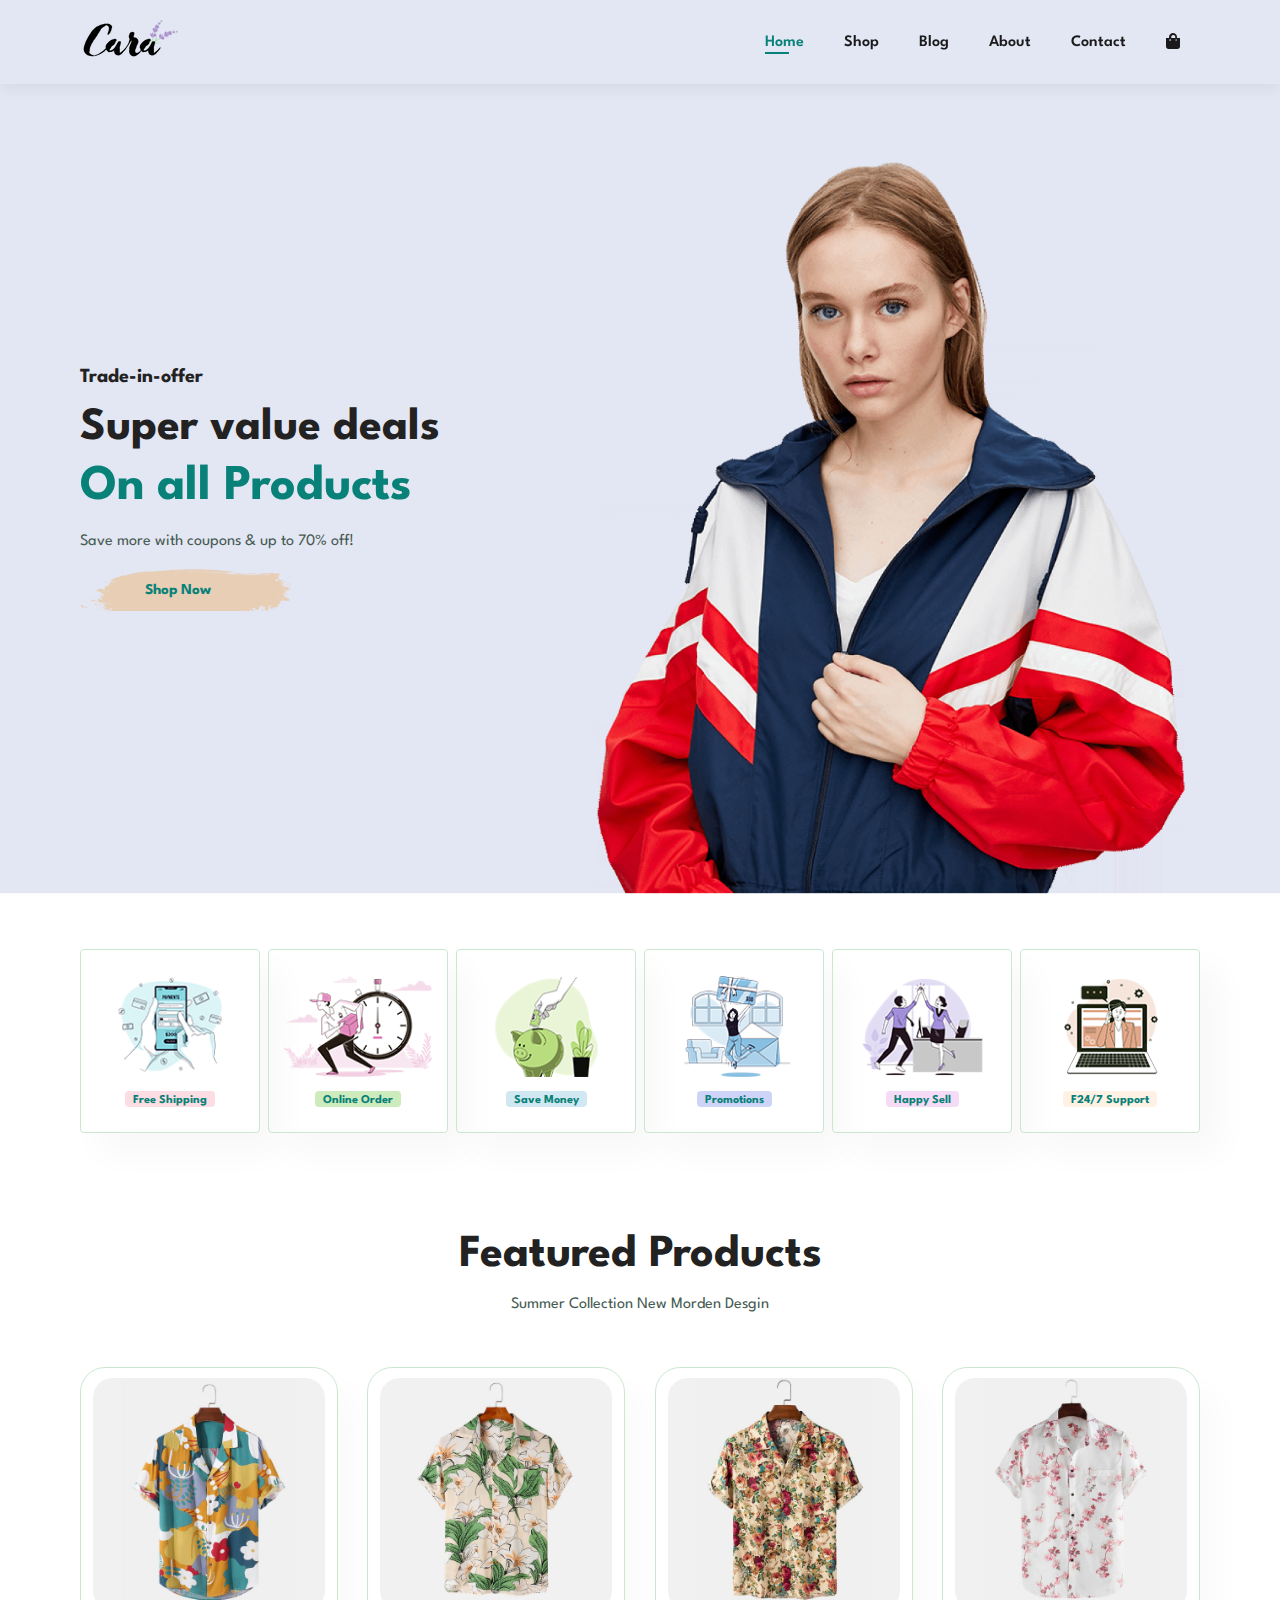
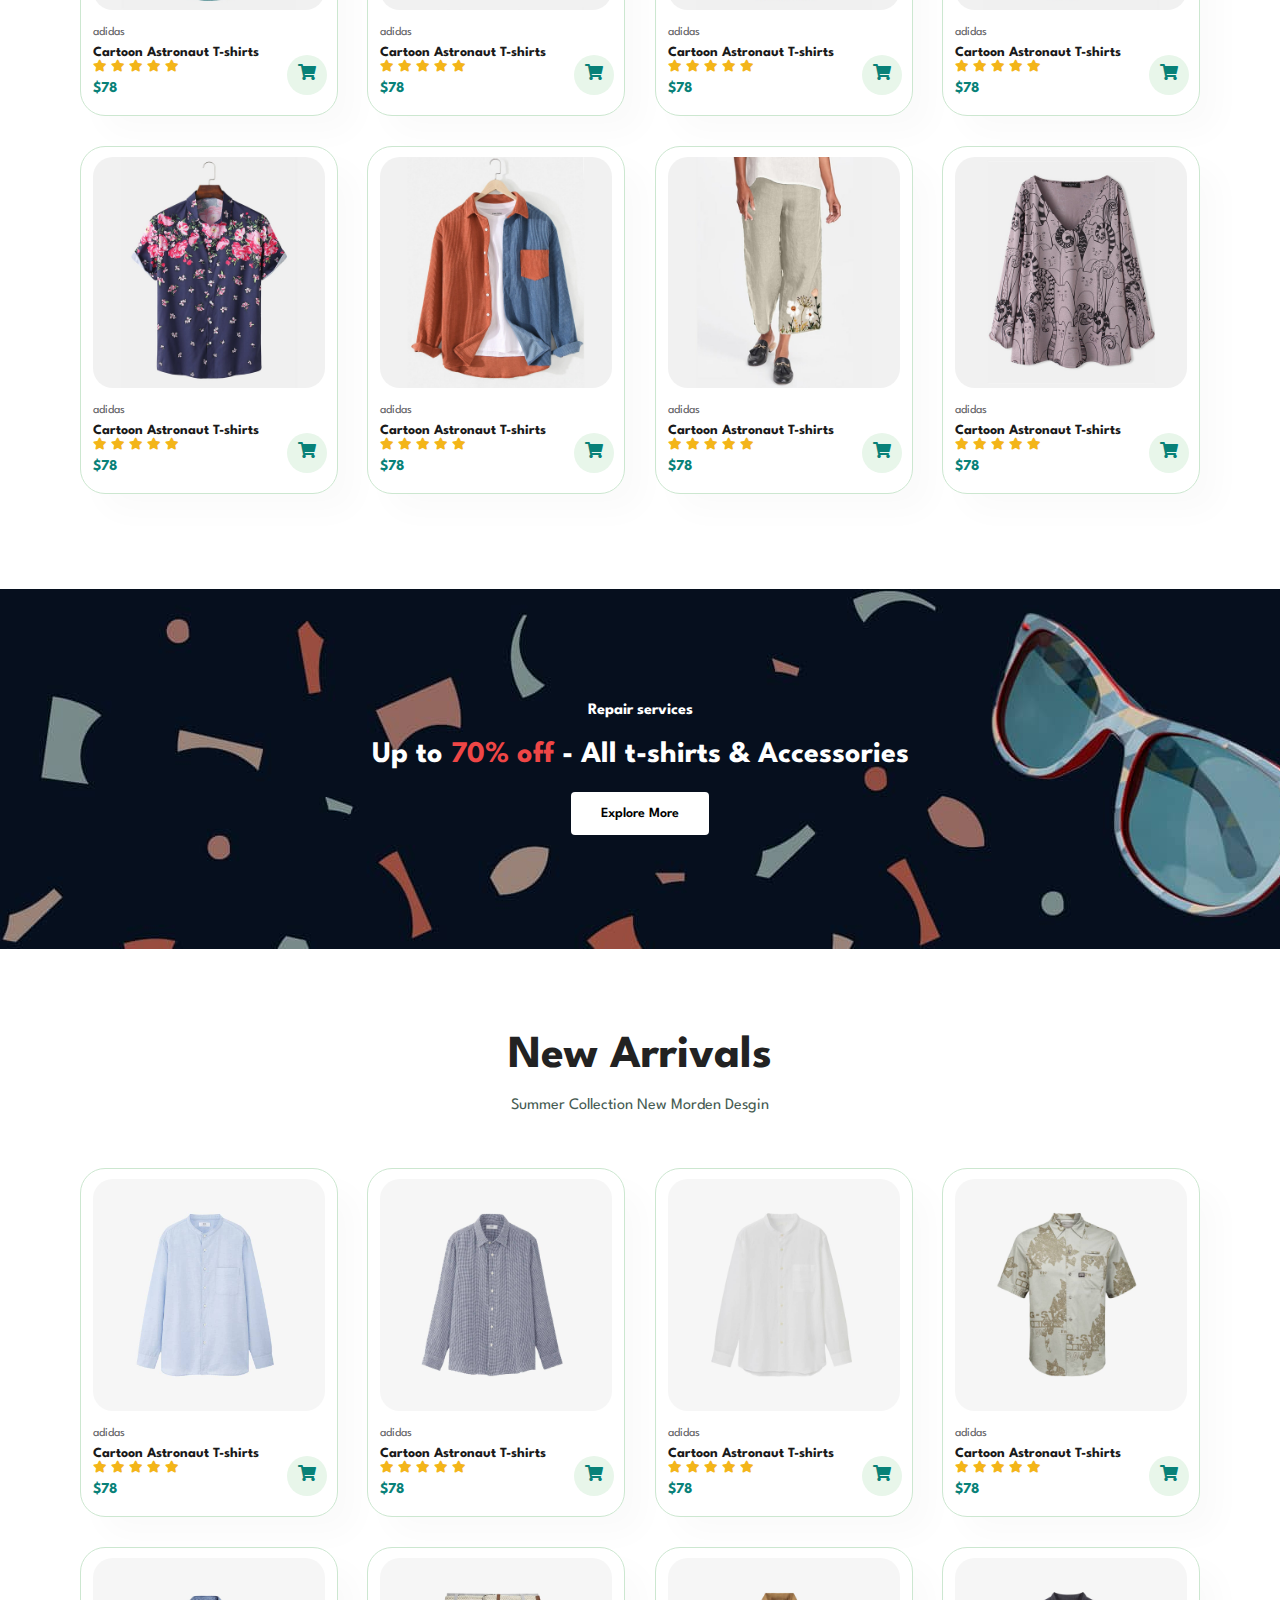
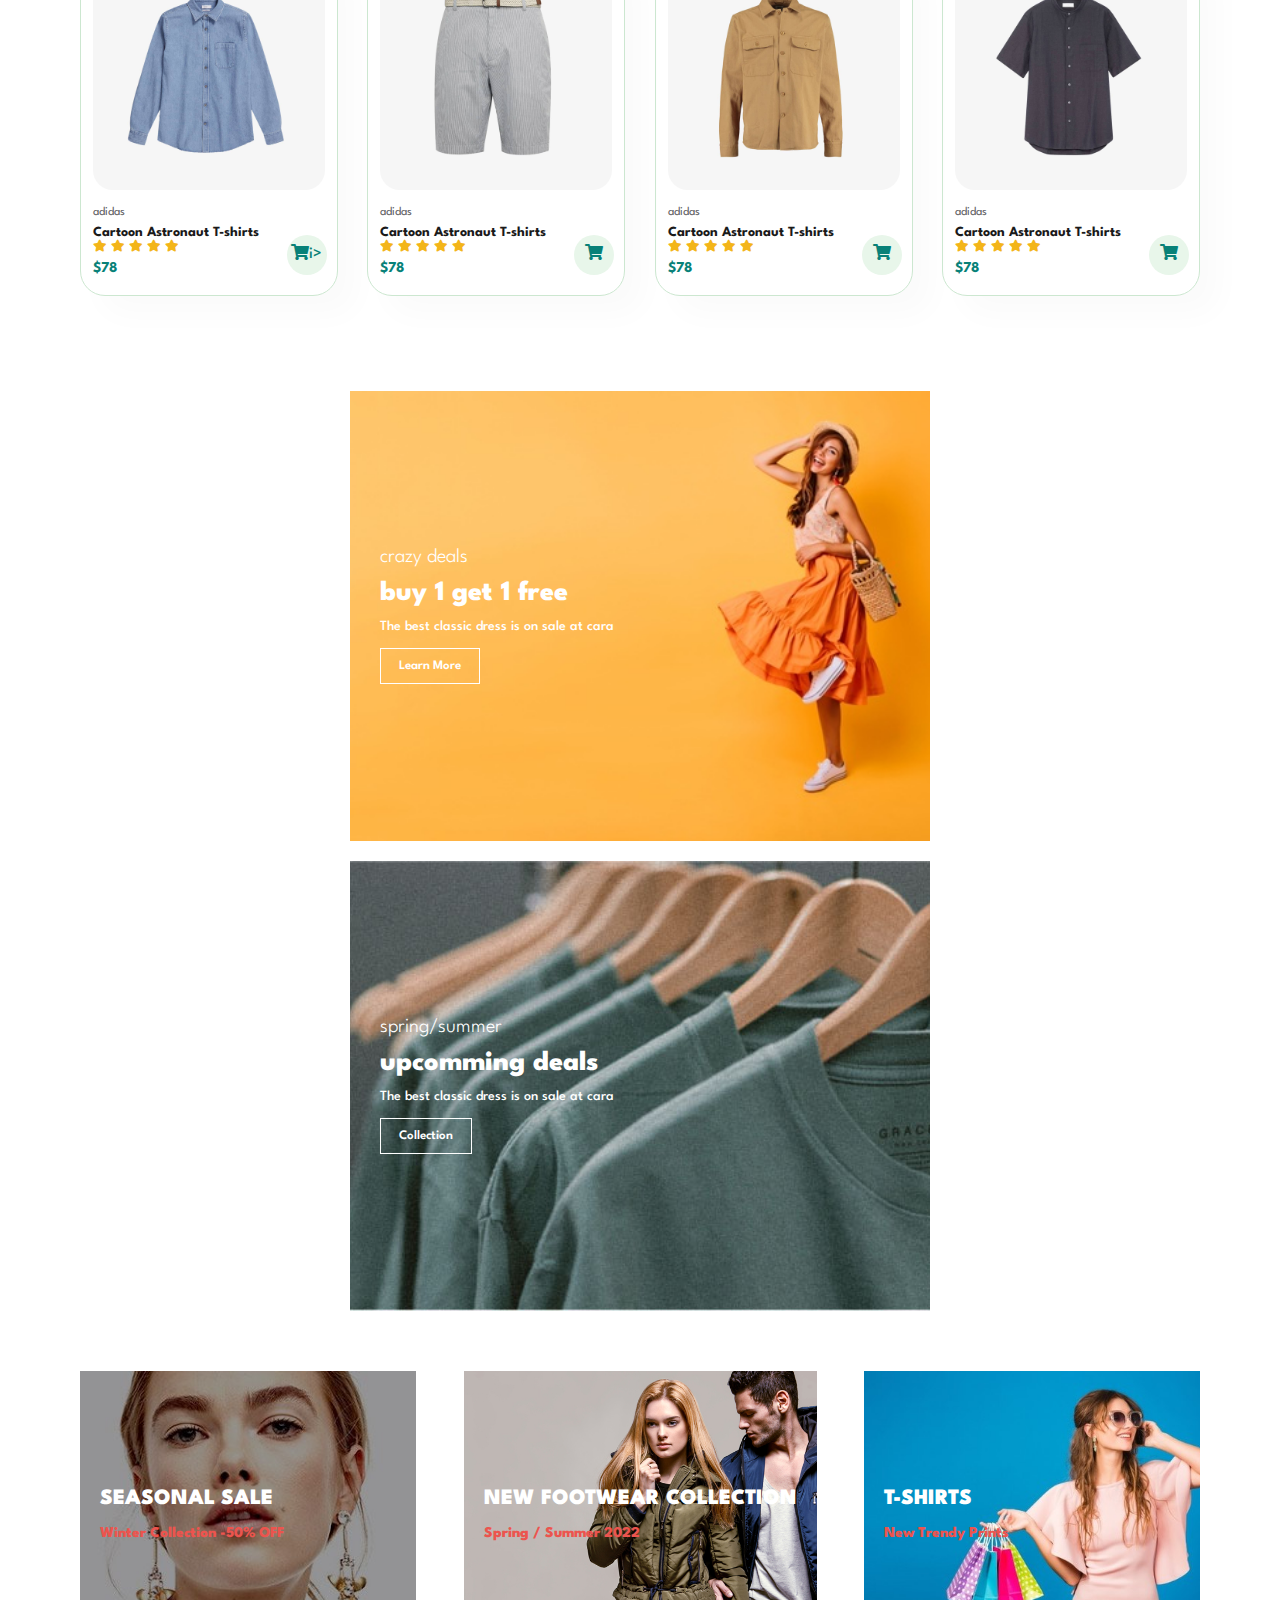
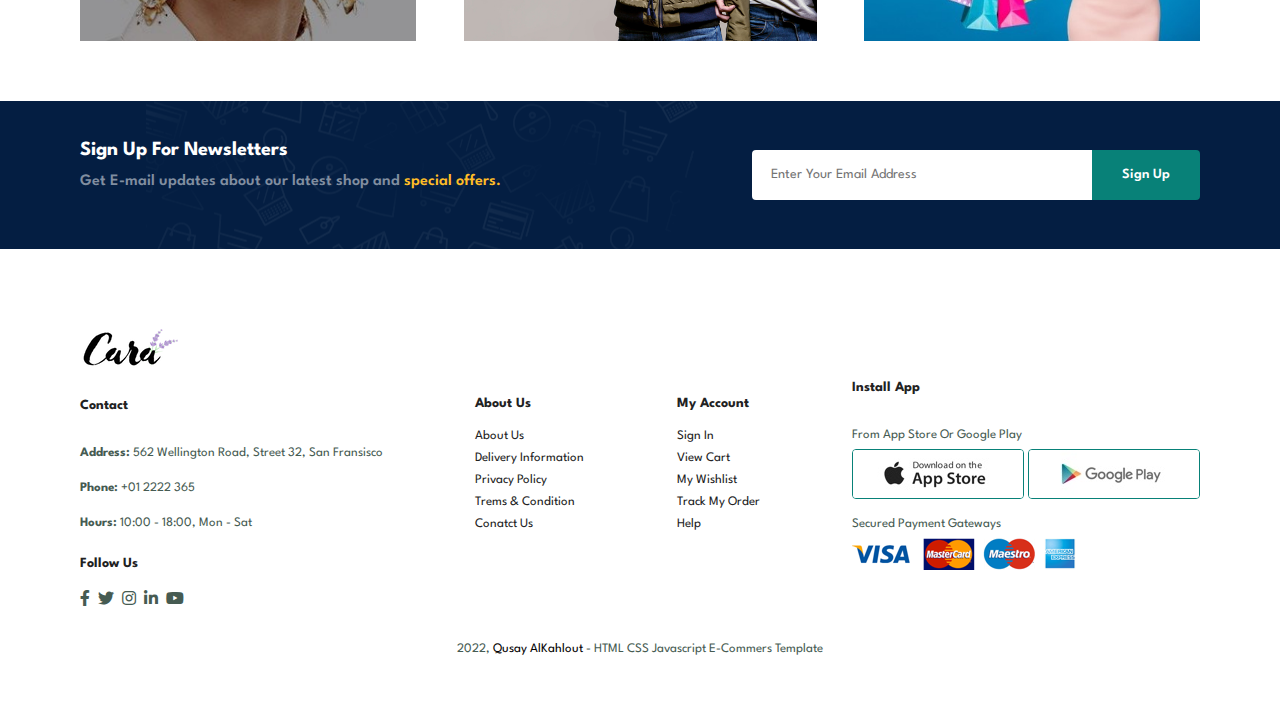
<file: index.html>
<!DOCTYPE html>
<html lang="en">
<head>
    <meta charset="UTF-8">
    <meta http-equiv="X-UA-Compatible" content="IE=edge">
    <meta name="viewport" content="width=device-width, initial-scale=1.0">
    <link rel="stylesheet" href="css/all.min.css">
    <link rel="stylesheet" href="css/ecommers.css">
    <title>E-Commers Shopping</title>
</head>
<body>
    
    <section class="header">
        <a href="#"><img src="img/logo.png" alt="logo" class="logo"></a>

        <div>
            <ul class="navbar">
                <li><a class="active" href="index.html">Home</a></li>
                <li><a href="shop.html">Shop</a></li>
                <li><a href="blog.html">Blog</a></li>
                <li><a href="about.html">About</a></li>
                <li><a href="contact.html">Contact</a></li>
                <li><a href="cart.html" id="lg-bag"><i class="fa-solid fa-bag-shopping"></i></a></li>
                <a href="#" id="close"><i class="fa-solid fa-xmark"></i></a>
            </ul>
        </div>
        <div class="mobile">
            <a href="cart.html"><i class="fa-solid fa-bag-shopping"></i></a>
            <i id="bars" class="fa-solid fa-bars"></i>  
        </div>
    </section>

    <section class="hero">
        <h4>Trade-in-offer</h4>
        <h2>Super value deals</h2>
        <h1>On all Products</h1>
        <p>Save more with coupons & up to 70% off!</p>
        <button>Shop Now</button>
    </section>

    <section class="feature section-p1">
        <div class="fe-box">
            <img src="img/features/f1.png" alt="">
            <h6>Free Shipping</h6>
        </div>

        <div class="fe-box">
            <img src="img/features/f2.png" alt="">
            <h6>Online Order</h6>
        </div>

        <div class="fe-box">
            <img src="img/features/f3.png" alt="">
            <h6>Save Money</h6>
        </div>

        <div class="fe-box">
            <img src="img/features/f4.png" alt="">
            <h6>Promotions</h6>
        </div>

        <div class="fe-box">
            <img src="img/features/f5.png" alt="">
            <h6>Happy Sell</h6>
        </div>
        
        <div class="fe-box">
            <img src="img/features/f6.png" alt="">
            <h6>F24/7 Support</h6>
        </div>
    </section>

    <section class="product1 section-p1">
        <h2>Featured Products</h2>
        <p>Summer Collection New Morden Desgin</p>

        <div class="pro-container">
            <div class="pro">
                <img src="img/products/f1.jpg" alt="">
                <div class="des">
                    <span>adidas</span>
                    <h5>Cartoon Astronaut T-shirts</h5>

                    <div class="star">
                        <i class="fa-solid fa-star"></i>
                        <i class="fa-solid fa-star"></i>
                        <i class="fa-solid fa-star"></i>
                        <i class="fa-solid fa-star"></i>
                        <i class="fa-solid fa-star"></i>
                    </div>
                    <h4>$78</h4>
                </div>
                <a href="#"><i class="fa-solid fa-cart-shopping"></i></a>
            </div>

            <div class="pro">
                <img src="img/products/f2.jpg" alt="">
                <div class="des">
                    <span>adidas</span>
                    <h5>Cartoon Astronaut T-shirts</h5>

                    <div class="star">
                        <i class="fa-solid fa-star"></i>
                        <i class="fa-solid fa-star"></i>
                        <i class="fa-solid fa-star"></i>
                        <i class="fa-solid fa-star"></i>
                        <i class="fa-solid fa-star"></i>
                    </div>
                    <h4>$78</h4>
                </div>
                <a href="#"><i class="fa-solid fa-cart-shopping"></i></a>        
            </div>
            

            <div class="pro">
                <img src="img/products/f3.jpg" alt="">
                <div class="des">
                    <span>adidas</span>
                    <h5>Cartoon Astronaut T-shirts</h5>

                    <div class="star">
                        <i class="fa-solid fa-star"></i>
                        <i class="fa-solid fa-star"></i>
                        <i class="fa-solid fa-star"></i>
                        <i class="fa-solid fa-star"></i>
                        <i class="fa-solid fa-star"></i>
                    </div>
                    <h4>$78</h4>
                </div>
                <a href="#"><i class="fa-solid fa-cart-shopping"></i></a>        
            </div>

            <div class="pro">
                <img src="img/products/f4.jpg" alt="">
                <div class="des">
                    <span>adidas</span>
                    <h5>Cartoon Astronaut T-shirts</h5>

                    <div class="star">
                        <i class="fa-solid fa-star"></i>
                        <i class="fa-solid fa-star"></i>
                        <i class="fa-solid fa-star"></i>
                        <i class="fa-solid fa-star"></i>
                        <i class="fa-solid fa-star"></i>
                    </div>
                    <h4>$78</h4>
                </div>
                <a href="#"><i class="fa-solid fa-cart-shopping"></i></a>
            </div>

            <div class="pro">
                <img src="img/products/f5.jpg" alt="">
                <div class="des">
                    <span>adidas</span>
                    <h5>Cartoon Astronaut T-shirts</h5>

                    <div class="star">
                        <i class="fa-solid fa-star"></i>
                        <i class="fa-solid fa-star"></i>
                        <i class="fa-solid fa-star"></i>
                        <i class="fa-solid fa-star"></i>
                        <i class="fa-solid fa-star"></i>
                    </div>
                    <h4>$78</h4>
                </div>
                <a href="#"><i class="fa-solid fa-cart-shopping"></i></a>
            </div>

            <div class="pro">
                <img src="img/products/f6.jpg" alt="">
                <div class="des">
                    <span>adidas</span>
                    <h5>Cartoon Astronaut T-shirts</h5>

                    <div class="star">
                        <i class="fa-solid fa-star"></i>
                        <i class="fa-solid fa-star"></i>
                        <i class="fa-solid fa-star"></i>
                        <i class="fa-solid fa-star"></i>
                        <i class="fa-solid fa-star"></i>
                    </div>
                    <h4>$78</h4>
                </div>
                <a href="#"><i class="fa-solid fa-cart-shopping"></i></a>
            </div>

            <div class="pro">
                <img src="img/products/f7.jpg" alt="">
                <div class="des">
                    <span>adidas</span>
                    <h5>Cartoon Astronaut T-shirts</h5>

                    <div class="star">
                        <i class="fa-solid fa-star"></i>
                        <i class="fa-solid fa-star"></i>
                        <i class="fa-solid fa-star"></i>
                        <i class="fa-solid fa-star"></i>
                        <i class="fa-solid fa-star"></i>
                    </div>
                    <h4>$78</h4>
                </div>
                <a href="#"><i class="fa-solid fa-cart-shopping"></i></a>
            </div>

            <div class="pro">
                <img src="img/products/f8.jpg" alt="">
                <div class="des">
                    <span>adidas</span>
                    <h5>Cartoon Astronaut T-shirts</h5>

                    <div class="star">
                        <i class="fa-solid fa-star"></i>
                        <i class="fa-solid fa-star"></i>
                        <i class="fa-solid fa-star"></i>
                        <i class="fa-solid fa-star"></i>
                        <i class="fa-solid fa-star"></i>
                    </div>
                    <h4>$78</h4>
                </div>
                <a href="#"><i class="fa-solid fa-cart-shopping"></i></a>
            </div>
        </div>
    </section>

    <section class="banner section-m1">
        <h4>Repair services</h4>
        <h2>Up to <span>70% off</span> - All t-shirts & Accessories</h2>
        <button class="normal">Explore More</button>
    </section>

    <section class="product1 section-p1">
        <h2>New Arrivals</h2>
        <p>Summer Collection New Morden Desgin</p>

        <div class="pro-container">
            <div class="pro">
                <img src="img/products/n1.jpg" alt="">
                <div class="des">
                    <span>adidas</span>
                    <h5>Cartoon Astronaut T-shirts</h5>

                    <div class="star">
                        <i class="fa-solid fa-star"></i>
                        <i class="fa-solid fa-star"></i>
                        <i class="fa-solid fa-star"></i>
                        <i class="fa-solid fa-star"></i>
                        <i class="fa-solid fa-star"></i>
                    </div>
                    <h4>$78</h4>
                </div>
                <a href="#"><i class="fa-solid fa-cart-shopping"></i></a>
            </div>

            <div class="pro">
                <img src="img/products/n2.jpg" alt="">
                <div class="des">
                    <span>adidas</span>
                    <h5>Cartoon Astronaut T-shirts</h5>

                    <div class="star">
                        <i class="fa-solid fa-star"></i>
                        <i class="fa-solid fa-star"></i>
                        <i class="fa-solid fa-star"></i>
                        <i class="fa-solid fa-star"></i>
                        <i class="fa-solid fa-star"></i>
                    </div>
                    <h4>$78</h4>
                </div>
                <a href="#"><i class="fa-solid fa-cart-shopping"></i></a>
            </div>

            <div class="pro">
                <img src="img/products/n3.jpg" alt="">
                <div class="des">
                    <span>adidas</span>
                    <h5>Cartoon Astronaut T-shirts</h5>

                    <div class="star">
                        <i class="fa-solid fa-star"></i>
                        <i class="fa-solid fa-star"></i>
                        <i class="fa-solid fa-star"></i>
                        <i class="fa-solid fa-star"></i>
                        <i class="fa-solid fa-star"></i>
                    </div>
                    <h4>$78</h4>
                </div>
                <a href="#"><i class="fa-solid fa-cart-shopping"></i></a>
            </div>

            <div class="pro">
                <img src="img/products/n4.jpg" alt="">
                <div class="des">
                    <span>adidas</span>
                    <h5>Cartoon Astronaut T-shirts</h5>

                    <div class="star">
                        <i class="fa-solid fa-star"></i>
                        <i class="fa-solid fa-star"></i>
                        <i class="fa-solid fa-star"></i>
                        <i class="fa-solid fa-star"></i>
                        <i class="fa-solid fa-star"></i>
                    </div>
                    <h4>$78</h4>
                </div>
                <a href="#"><i class="fa-solid fa-cart-shopping"></i></a>
            </div>

            <div class="pro">
                <img src="img/products/n5.jpg" alt="">
                <div class="des">
                    <span>adidas</span>
                    <h5>Cartoon Astronaut T-shirts</h5>

                    <div class="star">
                        <i class="fa-solid fa-star"></i>
                        <i class="fa-solid fa-star"></i>
                        <i class="fa-solid fa-star"></i>
                        <i class="fa-solid fa-star"></i>
                        <i class="fa-solid fa-star"></i>
                    </div>
                    <h4>$78</h4>
                </div>
                <a href="#"><i class="fa-solid fa-cart-shopping"></i>i></a>
            </div>

            <div class="pro">
                <img src="img/products/n6.jpg" alt="">
                <div class="des">
                    <span>adidas</span>
                    <h5>Cartoon Astronaut T-shirts</h5>

                    <div class="star">
                        <i class="fa-solid fa-star"></i>
                        <i class="fa-solid fa-star"></i>
                        <i class="fa-solid fa-star"></i>
                        <i class="fa-solid fa-star"></i>
                        <i class="fa-solid fa-star"></i>
                    </div>
                    <h4>$78</h4>
                </div>
                <a href="#"><i class="fa-solid fa-cart-shopping"></i></a>
            </div>

            <div class="pro">
                <img src="img/products/n7.jpg" alt="">
                <div class="des">
                    <span>adidas</span>
                    <h5>Cartoon Astronaut T-shirts</h5>

                    <div class="star">
                        <i class="fa-solid fa-star"></i>
                        <i class="fa-solid fa-star"></i>
                        <i class="fa-solid fa-star"></i>
                        <i class="fa-solid fa-star"></i>
                        <i class="fa-solid fa-star"></i>
                    </div>
                    <h4>$78</h4>
                </div>
                <a href="#"><i class="fa-solid fa-cart-shopping"></i></a>
            </div>

            <div class="pro">
                <img src="img/products/n8.jpg" alt="">
                <div class="des">
                    <span>adidas</span>
                    <h5>Cartoon Astronaut T-shirts</h5>

                    <div class="star">
                        <i class="fa-solid fa-star"></i>
                        <i class="fa-solid fa-star"></i>
                        <i class="fa-solid fa-star"></i>
                        <i class="fa-solid fa-star"></i>
                        <i class="fa-solid fa-star"></i>
                    </div>
                    <h4>$78</h4>
                </div>
                <a href="#"><i class="fa-solid fa-cart-shopping"></i></a>
            </div>
        </div>
    </section>

    <section class="sm-banner section-p1">
            <div class="banner-box">
                <h4>crazy deals</h4>
                <h2>buy 1 get 1 free</h2>
                <span>The best classic dress is on sale at cara </span>
                <button class="white">Learn More</button>
            </div>
    
            <div class="banner-box banner-box2">
                <h4>spring/summer</h4>
                <h2>upcomming deals</h2>
                <span>The best classic dress is on sale at cara </span>
                <button class="white">Collection</button>
            </div>
    </section>

    <section class="banner3">
        <div class="banner-box">
            <h2>SEASONAL SALE</h2>
            <h3>Winter Collection -50% OFF</h3>
        </div>
        <div class="banner-box banner-box2">
            <h2>NEW FOOTWEAR COLLECTION</h2>
            <h3>Spring / Summer 2022</h3>
        </div>
        <div class="banner-box banner-box3">
            <h2>T-SHIRTS</h2>
            <h3>New Trendy Prints</h3>
        </div>
    </section>

    <section class="newsletters section-p1 section-m1">
        <div class="newstext">
            <h4>Sign Up For Newsletters</h4>
            <p>Get E-mail updates about our latest shop and <span>special offers.</span></p>
        </div>

        <div class="form">
            <input type="text" placeholder="Enter Your Email Address">
            <button class="normal">Sign Up</button>
        </div>
    </section>

    <footer class="section-p1">
        <div class="col">
            <img class="logo" src="img/logo.png" alt="">
            <h4>Contact</h4>
            <p><strong>Address:</strong> 562 Wellington Road, Street 32, San Fransisco</p>
            <p><strong>Phone:</strong> +01 2222 365</p>
            <p><strong>Hours:</strong> 10:00 - 18:00, Mon - Sat</p>

            <div class="follow">
                <h4>Follow Us</h4>

                <div class="icon">
                    <i class="fa-brands fa-facebook-f"></i>
                    <i class="fa-brands fa-twitter"></i>
                    <i class="fa-brands fa-instagram"></i>
                    <i class="fa-brands fa-linkedin-in"></i>
                    <i class="fa-brands fa-youtube"></i>
                </div>
            </div>
        </div>

        <div class="col">
            <h4>About Us</h4>
            <a href="#">About Us</a>
            <a href="#">Delivery Information</a>
            <a href="#">Privacy Policy</a>
            <a href="#">Trems & Condition</a>
            <a href="#">Conatct Us</a>
        </div>

        <div class="col">
            <h4>My Account</h4>
            <a href="#">Sign In</a>
            <a href="#">View Cart</a>
            <a href="#">My Wishlist</a>
            <a href="#">Track My Order</a>
            <a href="#">Help</a>
        </div>

        <div class="col install">
            <h4>Install App</h4>
            <p>From App Store Or Google Play</p>
            <div class="row">
                <img src="img/pay/app.jpg" alt="">
                <img src="img/pay/play.jpg" alt="">
            </div>
            <p>Secured Payment Gateways</p>
            <img src="img/pay/pay.png" alt="">
        </div>

        <div class="copyright">
            <p>2022, <span>Qusay AlKahlout</span> - HTML CSS Javascript E-Commers Template</p>
        </div>
    </footer>

    <script src="js/jquery.js"></script>
    <script src="js/main.js"></script>
</body>
</html>
</file>
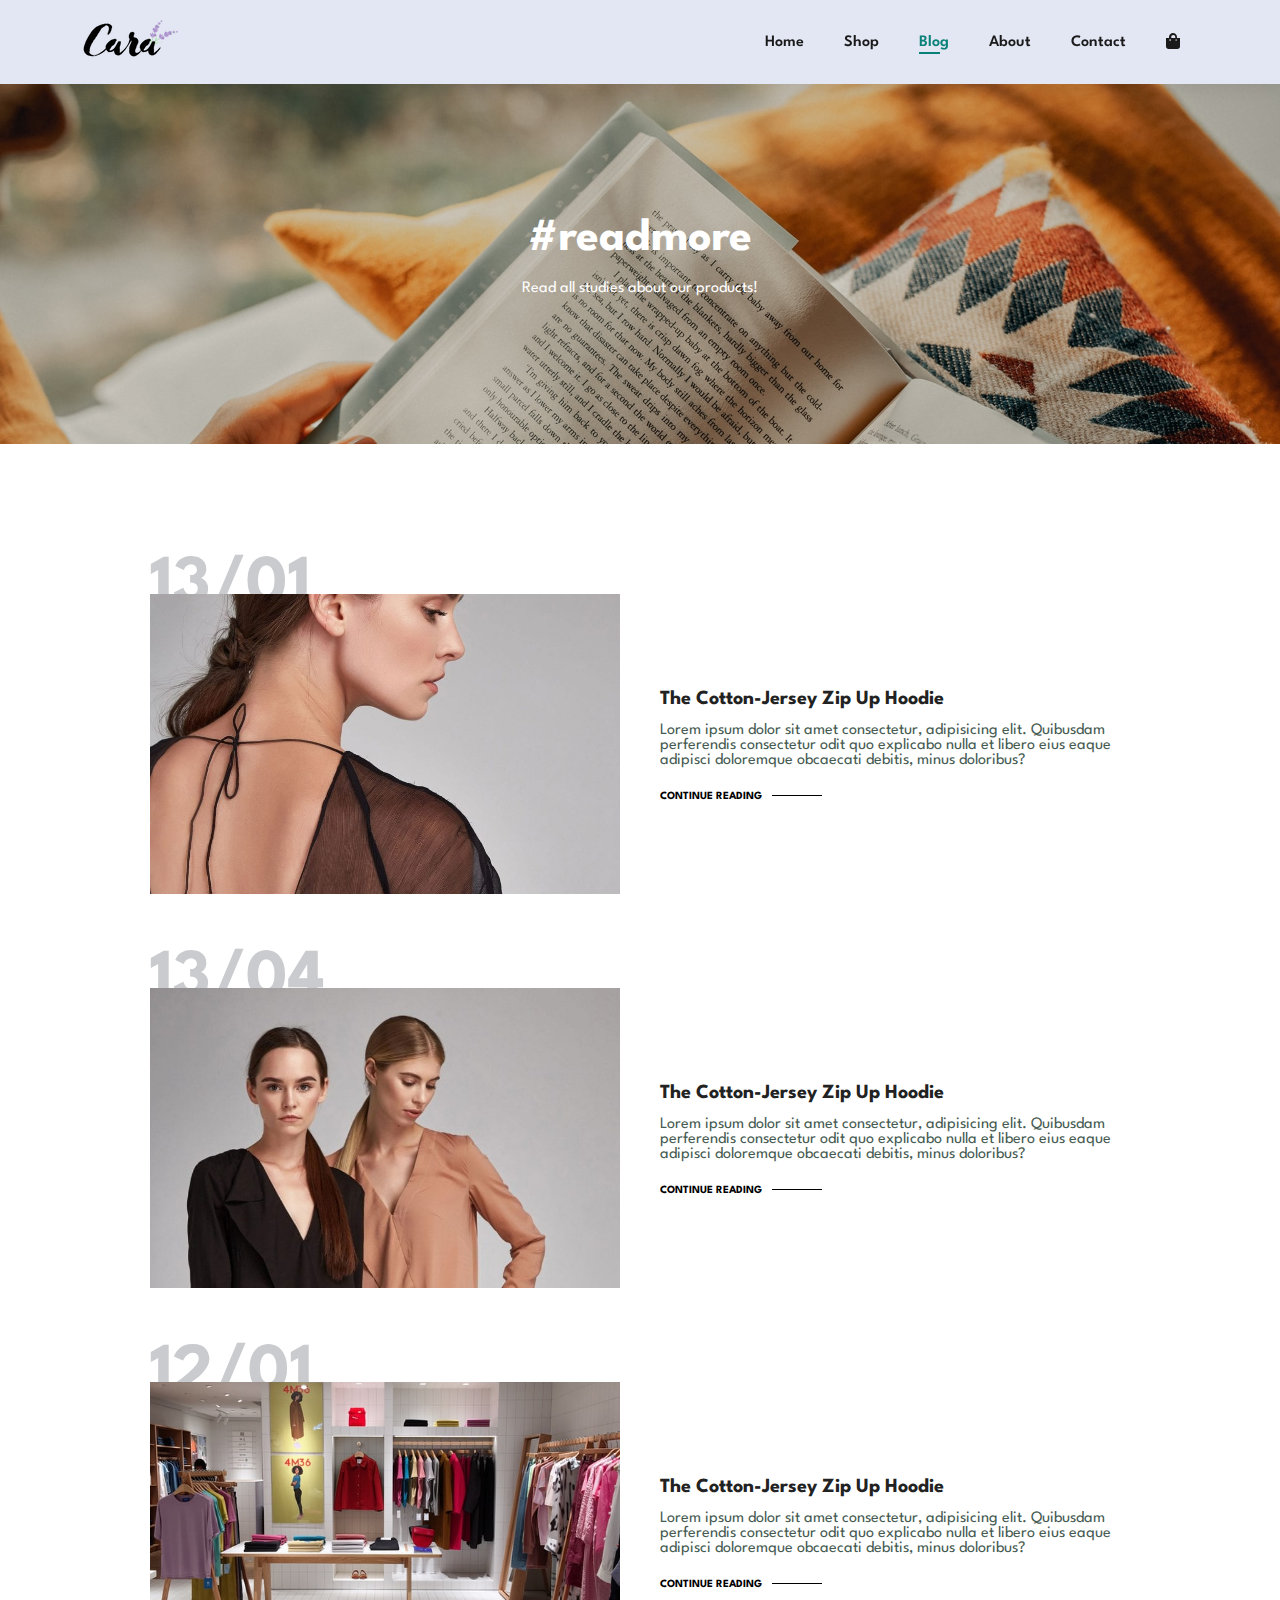
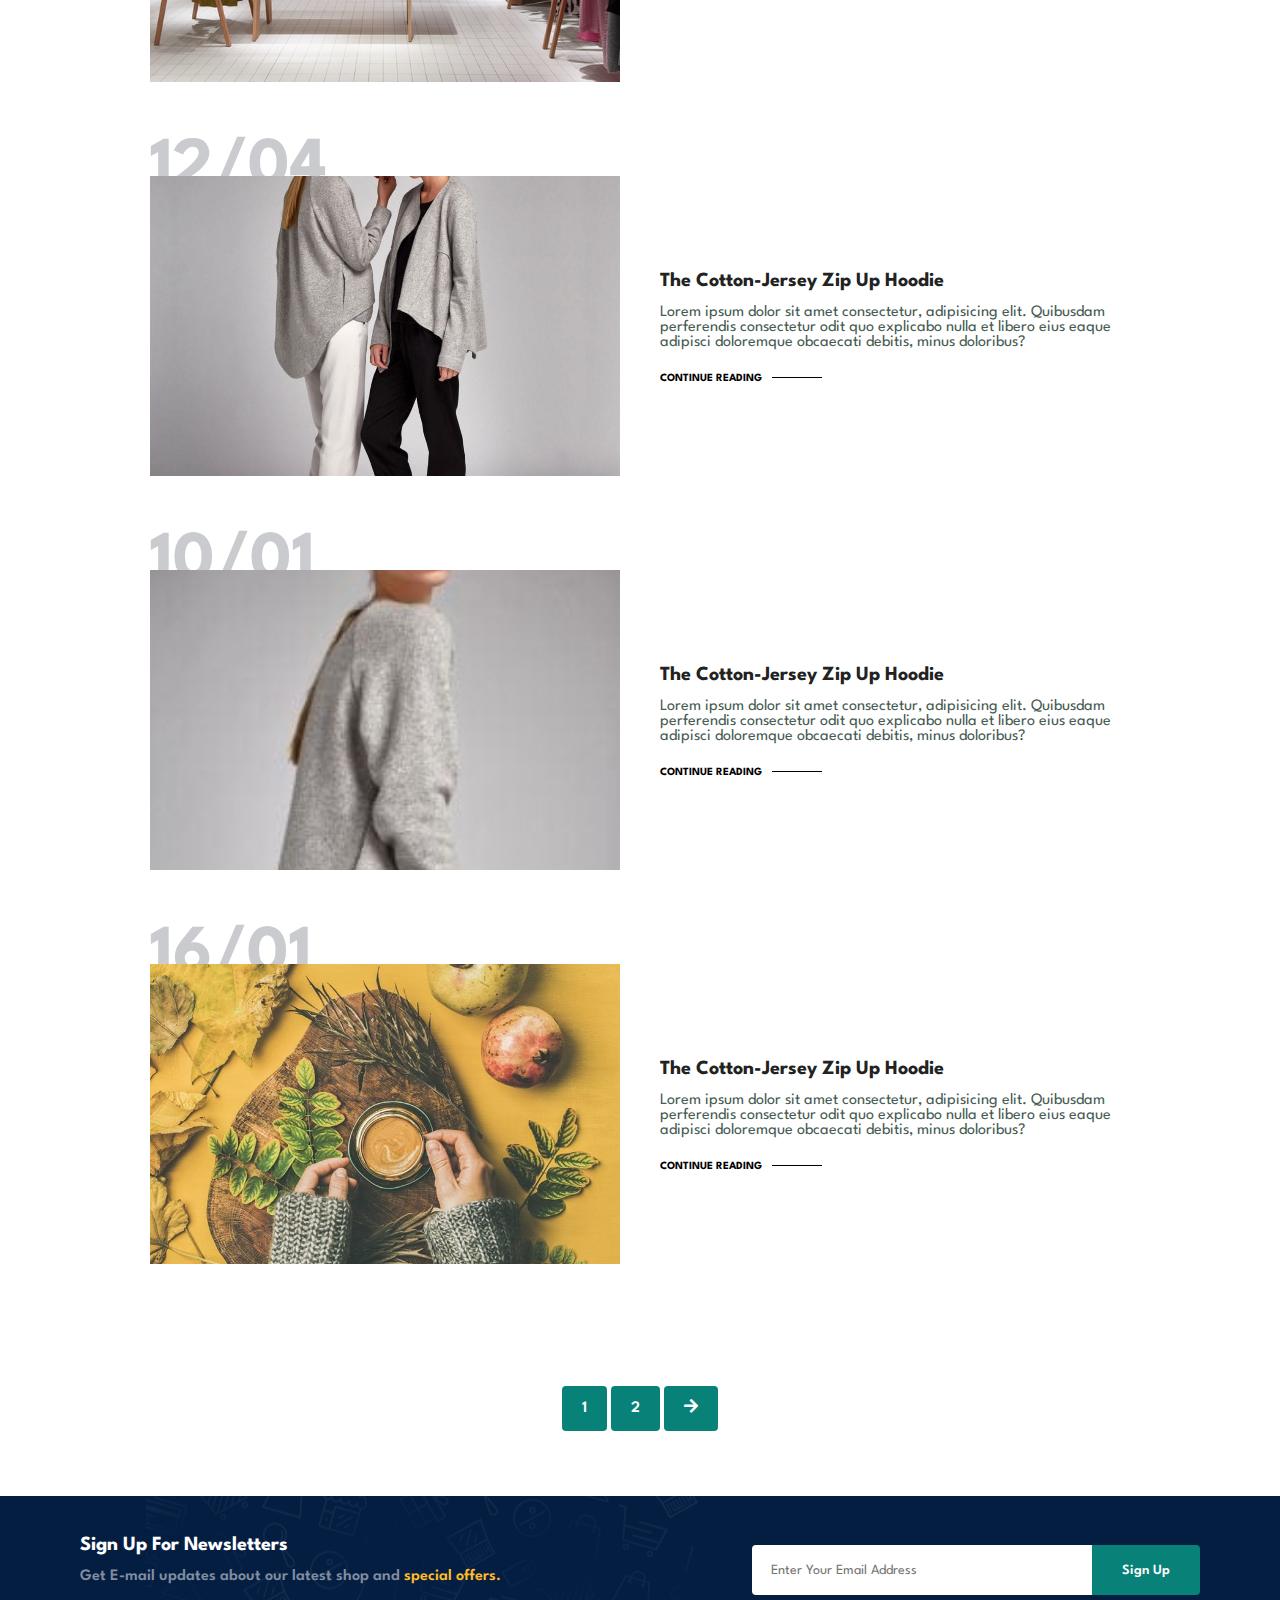
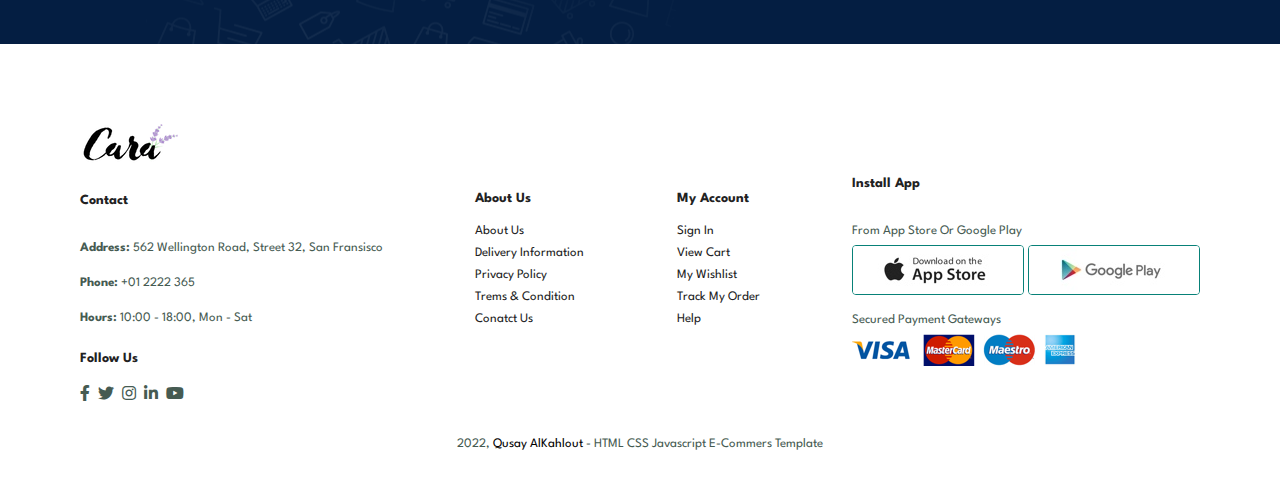
<file: blog.html>
<!DOCTYPE html>
<html lang="en">
<head>
    <meta charset="UTF-8">
    <meta http-equiv="X-UA-Compatible" content="IE=edge">
    <meta name="viewport" content="width=device-width, initial-scale=1.0">
    <title>E-Commers Shopping</title>
    <link rel="stylesheet" href="css/all.min.css">
    <link rel="stylesheet" href="css/ecommers.css">
</head>
<body>
    
    <section class="header">
        <a href="#"><img src="img/logo.png" alt="logo" class="logo"></a>

        <div>
            <ul class="navbar">
                <li><a href="index.html">Home</a></li>
                <li><a href="shop.html">Shop</a></li>
                <li><a  class="active" href="blog.html">Blog</a></li>
                <li><a href="about.html">About</a></li>
                <li><a href="contact.html">Contact</a></li>
                <li><a href="cart.html" id="lg-bag"><i class="fa-solid fa-bag-shopping"></i></a></li>
                <a href="#" id="close"><i class="fa-solid fa-xmark"></i></a>
            </ul>
        </div>
        <div class="mobile">
            <a href="cart.html"><i class="fa-solid fa-bag-shopping"></i></a>
            <i id="bars" class="fa-solid fa-bars"></i>  
        </div>
    </section>

    <section class="page-header blog-header">
        <h2>#readmore</h2>
        <p>Read all studies about our products!</p>
    </section>

    <section class="blog">
        <div class="blog-box">
            <div class="blog-img">
                <img src="img/blog/b1.jpg" alt="">
            </div>

            <div class="blog-details">
                <h4>The Cotton-Jersey Zip Up Hoodie</h4>
                <p>Lorem ipsum dolor sit amet consectetur, adipisicing elit. Quibusdam perferendis consectetur odit quo explicabo nulla et libero eius eaque adipisci doloremque obcaecati debitis, minus doloribus?</p>
                <a href="#">CONTINUE READING</a>
                <h1>13/01</h1>
            </div>
        </div>

        <div class="blog-box">
            <div class="blog-img">
                <img src="img/blog/b2.jpg" alt="">
            </div>

            <div class="blog-details">
                <h4>The Cotton-Jersey Zip Up Hoodie</h4>
                <p>Lorem ipsum dolor sit amet consectetur, adipisicing elit. Quibusdam perferendis consectetur odit quo explicabo nulla et libero eius eaque adipisci doloremque obcaecati debitis, minus doloribus?</p>
                <a href="#">CONTINUE READING</a>
                <h1>13/04</h1>
            </div>
        </div>

        <div class="blog-box">
            <div class="blog-img">
                <img src="img/blog/b3.jpg" alt="">
            </div>

            <div class="blog-details">
                <h4>The Cotton-Jersey Zip Up Hoodie</h4>
                <p>Lorem ipsum dolor sit amet consectetur, adipisicing elit. Quibusdam perferendis consectetur odit quo explicabo nulla et libero eius eaque adipisci doloremque obcaecati debitis, minus doloribus?</p>
                <a href="#">CONTINUE READING</a>
                <h1>12/01</h1>
            </div>
        </div>

        <div class="blog-box">
            <div class="blog-img">
                <img src="img/blog/b4.jpg" alt="">
            </div>

            <div class="blog-details">
                <h4>The Cotton-Jersey Zip Up Hoodie</h4>
                <p>Lorem ipsum dolor sit amet consectetur, adipisicing elit. Quibusdam perferendis consectetur odit quo explicabo nulla et libero eius eaque adipisci doloremque obcaecati debitis, minus doloribus?</p>
                <a href="#">CONTINUE READING</a>
                <h1>12/04</h1>
            </div>
        </div>

        <div class="blog-box">
            <div class="blog-img">
                <img src="img/blog/b5.jpg" alt="">
            </div>

            <div class="blog-details">
                <h4>The Cotton-Jersey Zip Up Hoodie</h4>
                <p>Lorem ipsum dolor sit amet consectetur, adipisicing elit. Quibusdam perferendis consectetur odit quo explicabo nulla et libero eius eaque adipisci doloremque obcaecati debitis, minus doloribus?</p>
                <a href="#">CONTINUE READING</a>
                <h1>10/01</h1>
            </div>
        </div>

        <div class="blog-box">
            <div class="blog-img">
                <img src="img/blog/b6.jpg" alt="">
            </div>

            <div class="blog-details">
                <h4>The Cotton-Jersey Zip Up Hoodie</h4>
                <p>Lorem ipsum dolor sit amet consectetur, adipisicing elit. Quibusdam perferendis consectetur odit quo explicabo nulla et libero eius eaque adipisci doloremque obcaecati debitis, minus doloribus?</p>
                <a href="#">CONTINUE READING</a>
                <h1>16/01</h1>
            </div>
        </div>
    </section>

    <div class="pagination section-p1">
        <a href="">1</a>
        <a href="">2</a>
        <a href=""><i class="fa-solid fa-arrow-right"></i></a>
    </div>

    <section class="newsletters section-p1 section-m1">
        <div class="newstext">
            <h4>Sign Up For Newsletters</h4>
            <p>Get E-mail updates about our latest shop and <span>special offers.</span></p>
        </div>

        <div class="form">
            <input type="text" placeholder="Enter Your Email Address">
            <button class="normal">Sign Up</button>
        </div>
    </section>

    <footer class="section-p1">
        <div class="col">
            <img class="logo" src="img/logo.png" alt="">
            <h4>Contact</h4>
            <p><strong>Address:</strong> 562 Wellington Road, Street 32, San Fransisco</p>
            <p><strong>Phone:</strong> +01 2222 365</p>
            <p><strong>Hours:</strong> 10:00 - 18:00, Mon - Sat</p>

            <div class="follow">
                <h4>Follow Us</h4>

                <div class="icon">
                    <i class="fa-brands fa-facebook-f"></i>
                    <i class="fa-brands fa-twitter"></i>
                    <i class="fa-brands fa-instagram"></i>
                    <i class="fa-brands fa-linkedin-in"></i>
                    <i class="fa-brands fa-youtube"></i>
                </div>
            </div>
        </div>

        <div class="col">
            <h4>About Us</h4>
            <a href="#">About Us</a>
            <a href="#">Delivery Information</a>
            <a href="#">Privacy Policy</a>
            <a href="#">Trems & Condition</a>
            <a href="#">Conatct Us</a>
        </div>

        <div class="col">
            <h4>My Account</h4>
            <a href="#">Sign In</a>
            <a href="#">View Cart</a>
            <a href="#">My Wishlist</a>
            <a href="#">Track My Order</a>
            <a href="#">Help</a>
        </div>

        <div class="col install">
            <h4>Install App</h4>
            <p>From App Store Or Google Play</p>
            <div class="row">
                <img src="img/pay/app.jpg" alt="">
                <img src="img/pay/play.jpg" alt="">
            </div>
            <p>Secured Payment Gateways</p>
            <img src="img/pay/pay.png" alt="">
        </div>

        <div class="copyright">
            <p>2022, <span>Qusay AlKahlout</span> - HTML CSS Javascript E-Commers Template</p>
        </div>
    </footer>

    <script src="js/jquery.js"></script>
    <script src="js/main.js"></script>
    
</body>
</html>
</file>
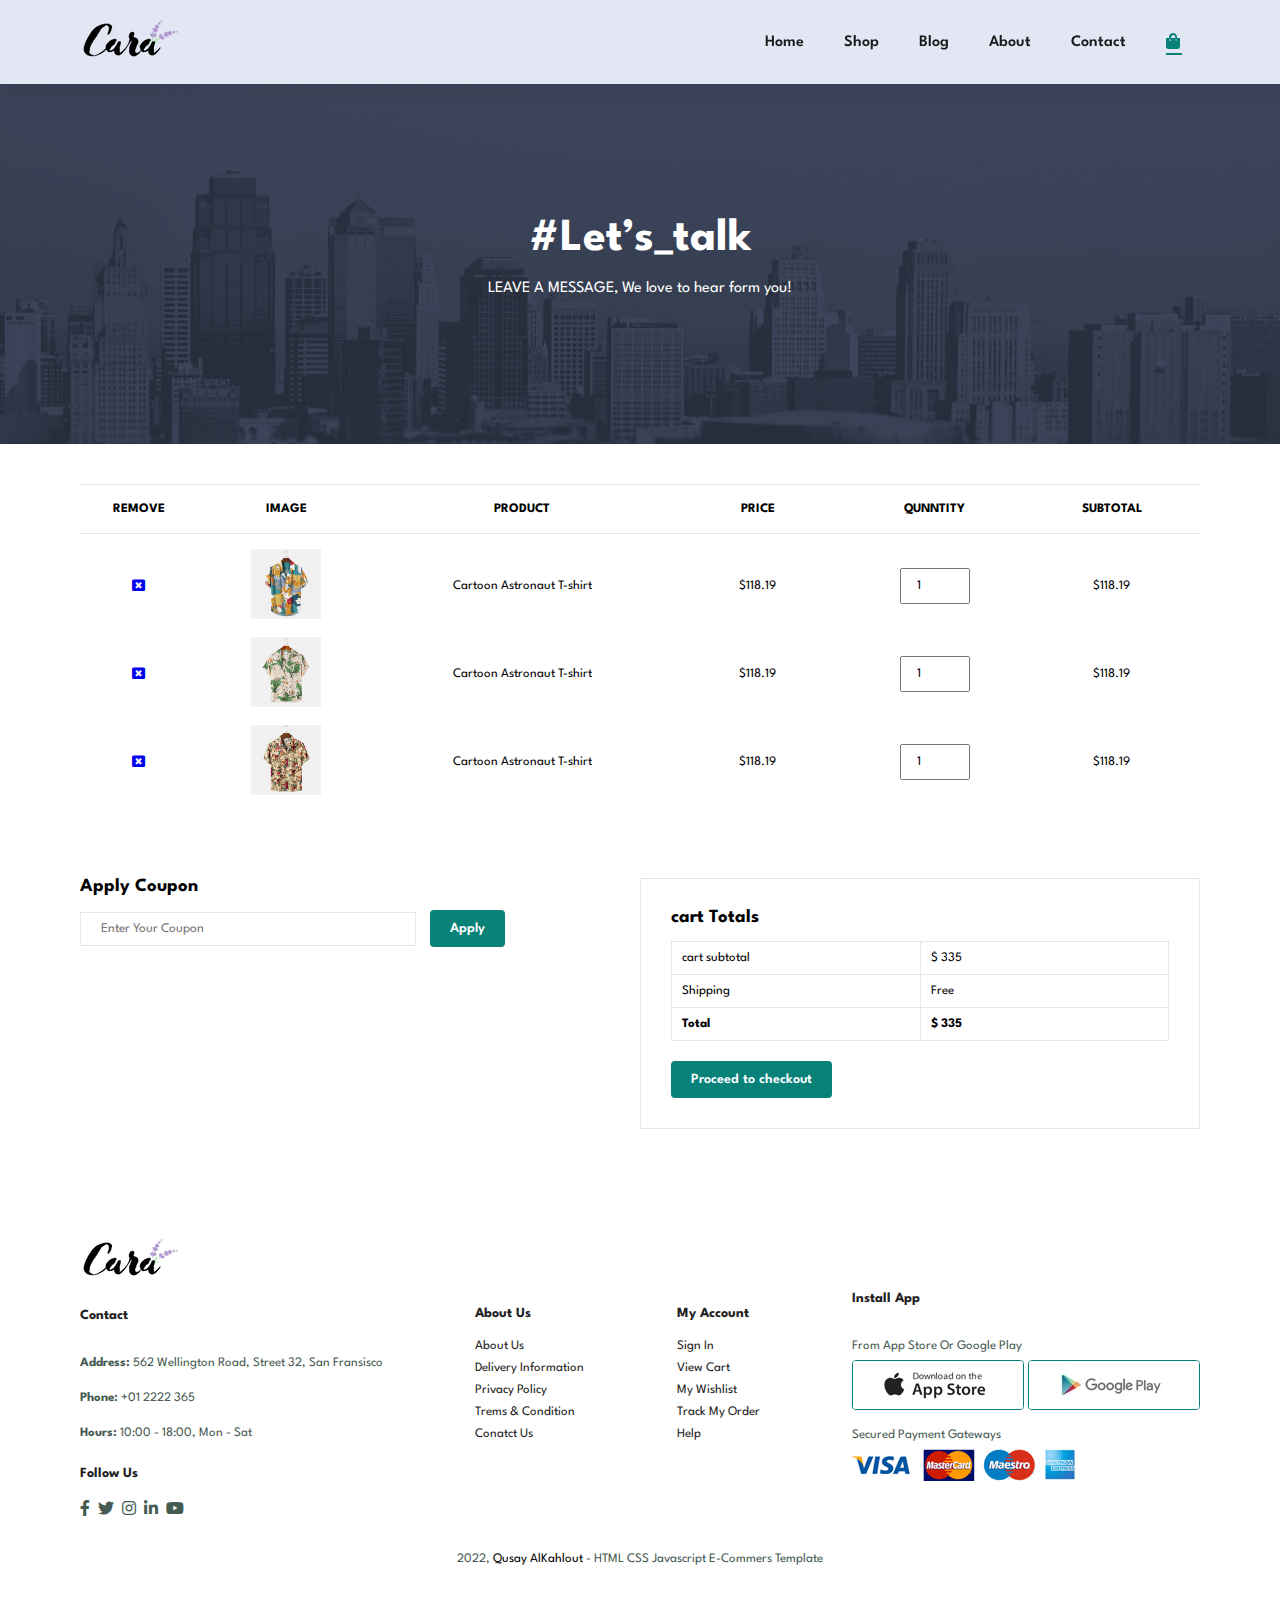
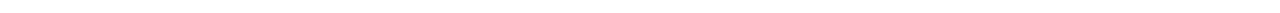
<file: cart.html>
<!DOCTYPE html>
<html lang="en">
<head>
    <meta charset="UTF-8">
    <meta http-equiv="X-UA-Compatible" content="IE=edge">
    <meta name="viewport" content="width=device-width, initial-scale=1.0">
    <title>E-Commers Shopping</title>
    <link rel="stylesheet" href="css/all.min.css">
    <link rel="stylesheet" href="css/ecommers.css">
</head>
<body>
    
    <section class="header">
        <a href="#"><img src="img/logo.png" alt="logo" class="logo"></a>

        <div>
            <ul class="navbar">
                <li><a href="index.html">Home</a></li>
                <li><a href="shop.html">Shop</a></li>
                <li><a href="blog.html">Blog</a></li>
                <li><a  href="about.html">About</a></li>
                <li><a href="contact.html">Contact</a></li>
                <li><a class="active" href="cart.html" id="lg-bag"><i class="fa-solid fa-bag-shopping"></i></a></li>
                <a href="#" id="close"><i class="fa-solid fa-xmark"></i></a>
            </ul>
        </div>
        <div class="mobile">
            <a href="cart.html"><i class="fa-solid fa-bag-shopping"></i></a>
            <i id="bars" class="fa-solid fa-bars"></i>  
        </div>
    </section>

    <section class="page-header about-header">
        <h2>#Let’s_talk</h2>
        <p>LEAVE A MESSAGE, We love to hear form you!</p>
    </section>

    <section class="cart section-p1">
        <table width="100%">
            <thead>
                <tr>
                    <td>Remove</td>
                    <td>Image</td>
                    <td>Product</td>
                    <td>Price</td>
                    <td>Qunntity</td>
                    <td>Subtotal</td>
                </tr>
            </thead>

            <tbody>
                <tr>
                    <td><a href="#"><i class="fa-solid fa-rectangle-xmark"></i></a></td>
                    <td><img src="img/products/f1.jpg" alt=""></td>
                    <td>Cartoon Astronaut T-shirt</td>
                    <td>$118.19</td>
                    <td><input type="number" value="1"></td>
                    <td>$118.19</td>
                </tr>

                <tr>
                    <td><a href="#"><i class="fa-solid fa-rectangle-xmark"></i></a></td>
                    <td><img src="img/products/f2.jpg" alt=""></td>
                    <td>Cartoon Astronaut T-shirt</td>
                    <td>$118.19</td>
                    <td><input type="number" value="1"></td>
                    <td>$118.19</td>
                </tr>

                <tr>
                    <td><a href="#"><i class="fa-solid fa-rectangle-xmark"></i></a></td>
                    <td><img src="img/products/f3.jpg" alt=""></td>
                    <td>Cartoon Astronaut T-shirt</td>
                    <td>$118.19</td>
                    <td><input type="number" value="1"></td>
                    <td>$118.19</td>
                </tr>
            </tbody>
        </table>
    </section>

    <section class="cart-add section-p1">
        <div class="coupon">
            <h3>Apply Coupon</h3>
            <div>
                <input type="text" placeholder="Enter Your Coupon">
                <button class="normal">Apply</button>
            </div>
        </div>

        <div class="subtotal">
            <h3>cart Totals</h3>
            <table>
                <tr>
                    <td>cart subtotal</td>
                    <td>$ 335</td>
                </tr>
                <tr>
                    <td>Shipping</td>
                    <td>Free</td>
                </tr>
                <tr>
                    <td><strong>Total</strong></td>
                    <td><strong>$ 335</strong></td>
                </tr>
            </table>
            <button class="normal">Proceed to checkout</button>
        </div>
    </section>

    <footer class="section-p1">
        <div class="col">
            <img class="logo" src="img/logo.png" alt="">
            <h4>Contact</h4>
            <p><strong>Address:</strong> 562 Wellington Road, Street 32, San Fransisco</p>
            <p><strong>Phone:</strong> +01 2222 365</p>
            <p><strong>Hours:</strong> 10:00 - 18:00, Mon - Sat</p>

            <div class="follow">
                <h4>Follow Us</h4>

                <div class="icon">
                    <i class="fa-brands fa-facebook-f"></i>
                    <i class="fa-brands fa-twitter"></i>
                    <i class="fa-brands fa-instagram"></i>
                    <i class="fa-brands fa-linkedin-in"></i>
                    <i class="fa-brands fa-youtube"></i>
                </div>
            </div>
        </div>

        <div class="col">
            <h4>About Us</h4>
            <a href="#">About Us</a>
            <a href="#">Delivery Information</a>
            <a href="#">Privacy Policy</a>
            <a href="#">Trems & Condition</a>
            <a href="#">Conatct Us</a>
        </div>

        <div class="col">
            <h4>My Account</h4>
            <a href="#">Sign In</a>
            <a href="#">View Cart</a>
            <a href="#">My Wishlist</a>
            <a href="#">Track My Order</a>
            <a href="#">Help</a>
        </div>

        <div class="col install">
            <h4>Install App</h4>
            <p>From App Store Or Google Play</p>
            <div class="row">
                <img src="img/pay/app.jpg" alt="">
                <img src="img/pay/play.jpg" alt="">
            </div>
            <p>Secured Payment Gateways</p>
            <img src="img/pay/pay.png" alt="">
        </div>

        <div class="copyright">
            <p>2022, <span>Qusay AlKahlout</span> - HTML CSS Javascript E-Commers Template</p>
        </div>
    </footer>

    <script src="js/jquery.js"></script>
    <script src="js/main.js"></script>
    
</body>
</html>
</file>
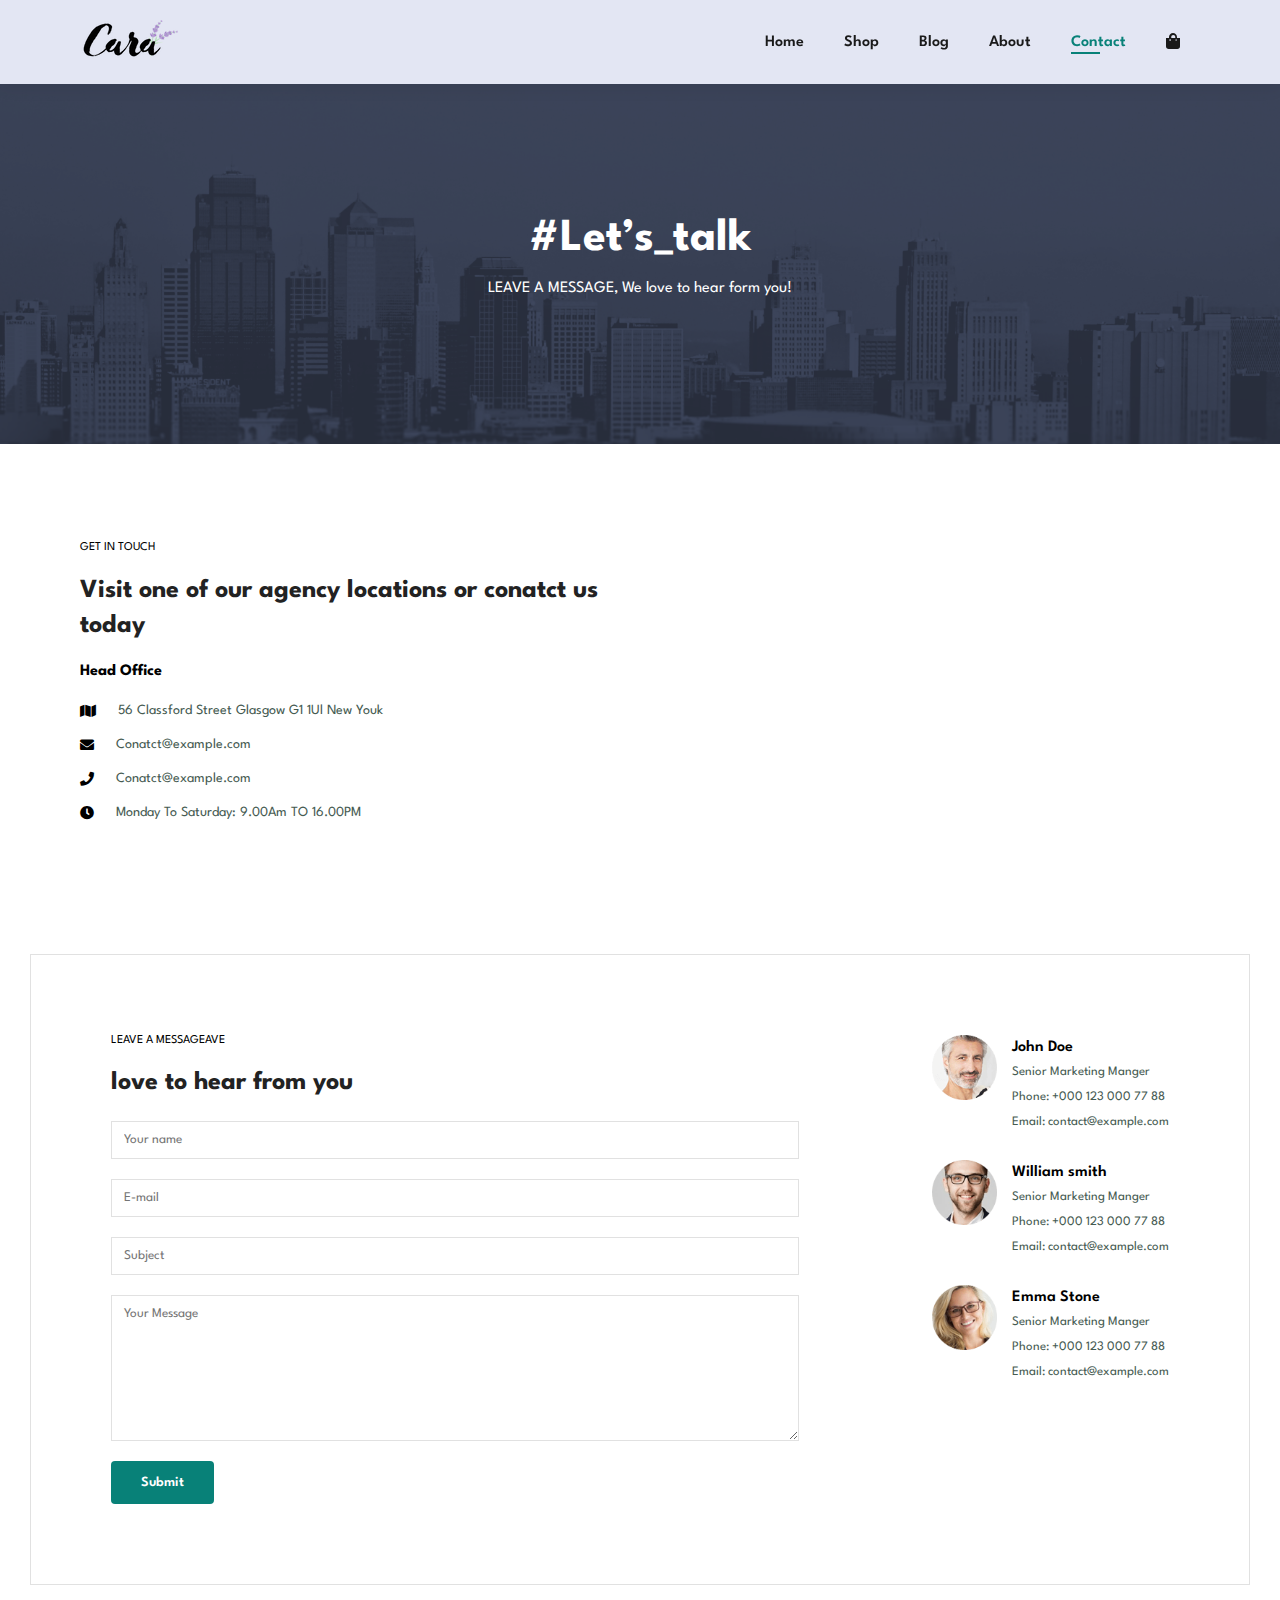
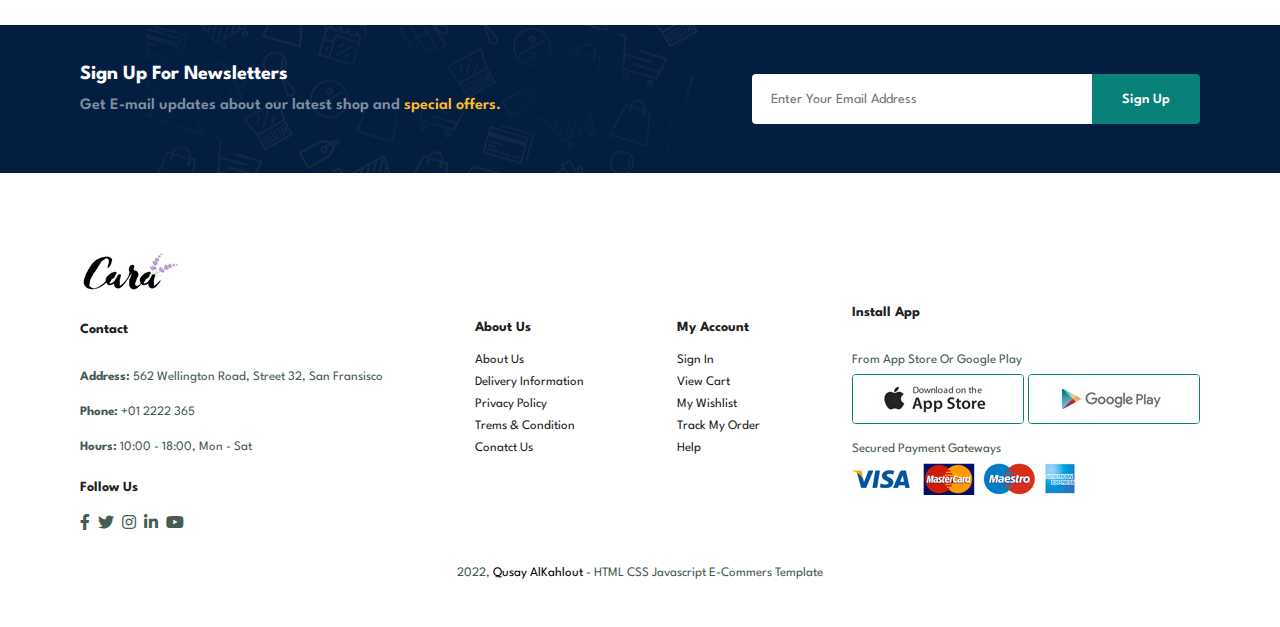
<file: contact.html>
<!DOCTYPE html>
<html lang="en">
<head>
    <meta charset="UTF-8">
    <meta http-equiv="X-UA-Compatible" content="IE=edge">
    <meta name="viewport" content="width=device-width, initial-scale=1.0">
    <title>E-Commers Shopping</title>
    <link rel="stylesheet" href="css/all.min.css">
    <link rel="stylesheet" href="css/ecommers.css">
</head>
<body>
    
    <section class="header">
        <a href="#"><img src="img/logo.png" alt="logo" class="logo"></a>

        <div>
            <ul class="navbar">
                <li><a href="index.html">Home</a></li>
                <li><a href="shop.html">Shop</a></li>
                <li><a href="blog.html">Blog</a></li>
                <li><a  href="about.html">About</a></li>
                <li><a class="active" href="contact.html">Contact</a></li>
                <li><a href="cart.html" id="lg-bag"><i class="fa-solid fa-bag-shopping"></i></a></li>
                <a href="#" id="close"><i class="fa-solid fa-xmark"></i></a>
            </ul>
        </div>
        <div class="mobile">
            <a href="cart.html"><i class="fa-solid fa-bag-shopping"></i></a>
            <i id="bars" class="fa-solid fa-bars"></i>  
        </div>
    </section>

    <section class="page-header about-header">
        <h2>#Let’s_talk</h2>
        <p>LEAVE A MESSAGE, We love to hear form you!</p>
    </section>

    <section class="contact-details section-p1">
        <div class="details">
            <div class="content">
                <span>GET IN TOUCH</span>
                <h2>Visit one of our agency locations or conatct us today</h2>
                <h3>Head Office</h3>
                <div>
                    <li>
                        <i class="fa-solid fa-map"></i>
                        <p>56 Classford Street Glasgow G1 1Ul New Youk</p>
                    </li> 
    
                    <li>
                        <i class="fa-solid fa-envelope"></i>
                        <p>Conatct@example.com</p>
                    </li> 
    
                    <li>
                        <i class="fa-solid fa-phone"></i>
                        <p>Conatct@example.com</p>
                    </li> 
    
                    <li>
                        <i class="fa-solid fa-clock"></i>
                        <p>Monday To Saturday: 9.00Am TO 16.00PM</p>
                    </li> 
                </div>
            </div>

            <div class="map">
                <iframe src="https://www.google.com/maps/embed?pb=!1m18!1m12!1m3!1d2469.8089841344877!2d-1.2565554843332276!3d51.754816379676555!2m3!1f0!2f0!3f0!3m2!1i1024!2i768!4f13.1!3m3!1m2!1s0x4876c6a9ef8c485b%3A0xd2ff1883a001afed!2sUniversity%20of%20Oxford!5e0!3m2!1sen!2s!4v1654550094405!5m2!1sen!2s" width="600" height="450" style="border:0;" allowfullscreen="" loading="lazy" referrerpolicy="no-referrer-when-downgrade"></iframe>
            </div>
        </div>
    </section>

    <section class="form-details">
        <form action="">
            <span>LEAVE A MESSAGEAVE</span>
            <h2>love to hear from you</h2>
            <input type="text" placeholder="Your name">
            <input type="email" placeholder="E-mail">
            <input type="text" placeholder="Subject">
            <textarea name="" id="" cols="30" rows="10" placeholder="Your Message"></textarea>

            <button class="normal">Submit</button>
        </form>

        <div class="people">
            <div>
                <img src="img/people/1.png" alt="">
                <p><span>John Doe</span> Senior Marketing Manger <br> Phone: +000 123 000 77 88 <br> Email: contact@example.com</p>
            </div>

            <div>
                <img src="img/people/2.png" alt="">
                <p><span>William smith</span> Senior Marketing Manger <br> Phone: +000 123 000 77 88 <br> Email: contact@example.com</p>
            </div>

            <div>
                <img src="img/people/3.png" alt="">
                <p><span>Emma Stone</span> Senior Marketing Manger <br> Phone: +000 123 000 77 88 <br> Email: contact@example.com</p>
            </div>
        </div>
    </section>

    <section class="newsletters section-p1 section-m1">
        <div class="newstext">
            <h4>Sign Up For Newsletters</h4>
            <p>Get E-mail updates about our latest shop and <span>special offers.</span></p>
        </div>

        <div class="form">
            <input type="text" placeholder="Enter Your Email Address">
            <button class="normal">Sign Up</button>
        </div>
    </section>

    <footer class="section-p1">
        <div class="col">
            <img class="logo" src="img/logo.png" alt="">
            <h4>Contact</h4>
            <p><strong>Address:</strong> 562 Wellington Road, Street 32, San Fransisco</p>
            <p><strong>Phone:</strong> +01 2222 365</p>
            <p><strong>Hours:</strong> 10:00 - 18:00, Mon - Sat</p>

            <div class="follow">
                <h4>Follow Us</h4>

                <div class="icon">
                    <i class="fa-brands fa-facebook-f"></i>
                    <i class="fa-brands fa-twitter"></i>
                    <i class="fa-brands fa-instagram"></i>
                    <i class="fa-brands fa-linkedin-in"></i>
                    <i class="fa-brands fa-youtube"></i>
                </div>
            </div>
        </div>

        <div class="col">
            <h4>About Us</h4>
            <a href="#">About Us</a>
            <a href="#">Delivery Information</a>
            <a href="#">Privacy Policy</a>
            <a href="#">Trems & Condition</a>
            <a href="#">Conatct Us</a>
        </div>

        <div class="col">
            <h4>My Account</h4>
            <a href="#">Sign In</a>
            <a href="#">View Cart</a>
            <a href="#">My Wishlist</a>
            <a href="#">Track My Order</a>
            <a href="#">Help</a>
        </div>

        <div class="col install">
            <h4>Install App</h4>
            <p>From App Store Or Google Play</p>
            <div class="row">
                <img src="img/pay/app.jpg" alt="">
                <img src="img/pay/play.jpg" alt="">
            </div>
            <p>Secured Payment Gateways</p>
            <img src="img/pay/pay.png" alt="">
        </div>

        <div class="copyright">
            <p>2022, <span>Qusay AlKahlout</span> - HTML CSS Javascript E-Commers Template</p>
        </div>
    </footer>
    
    <script src="js/jquery.js"></script>
    <script src="js/main.js"></script>
</body>
</html>
</file>
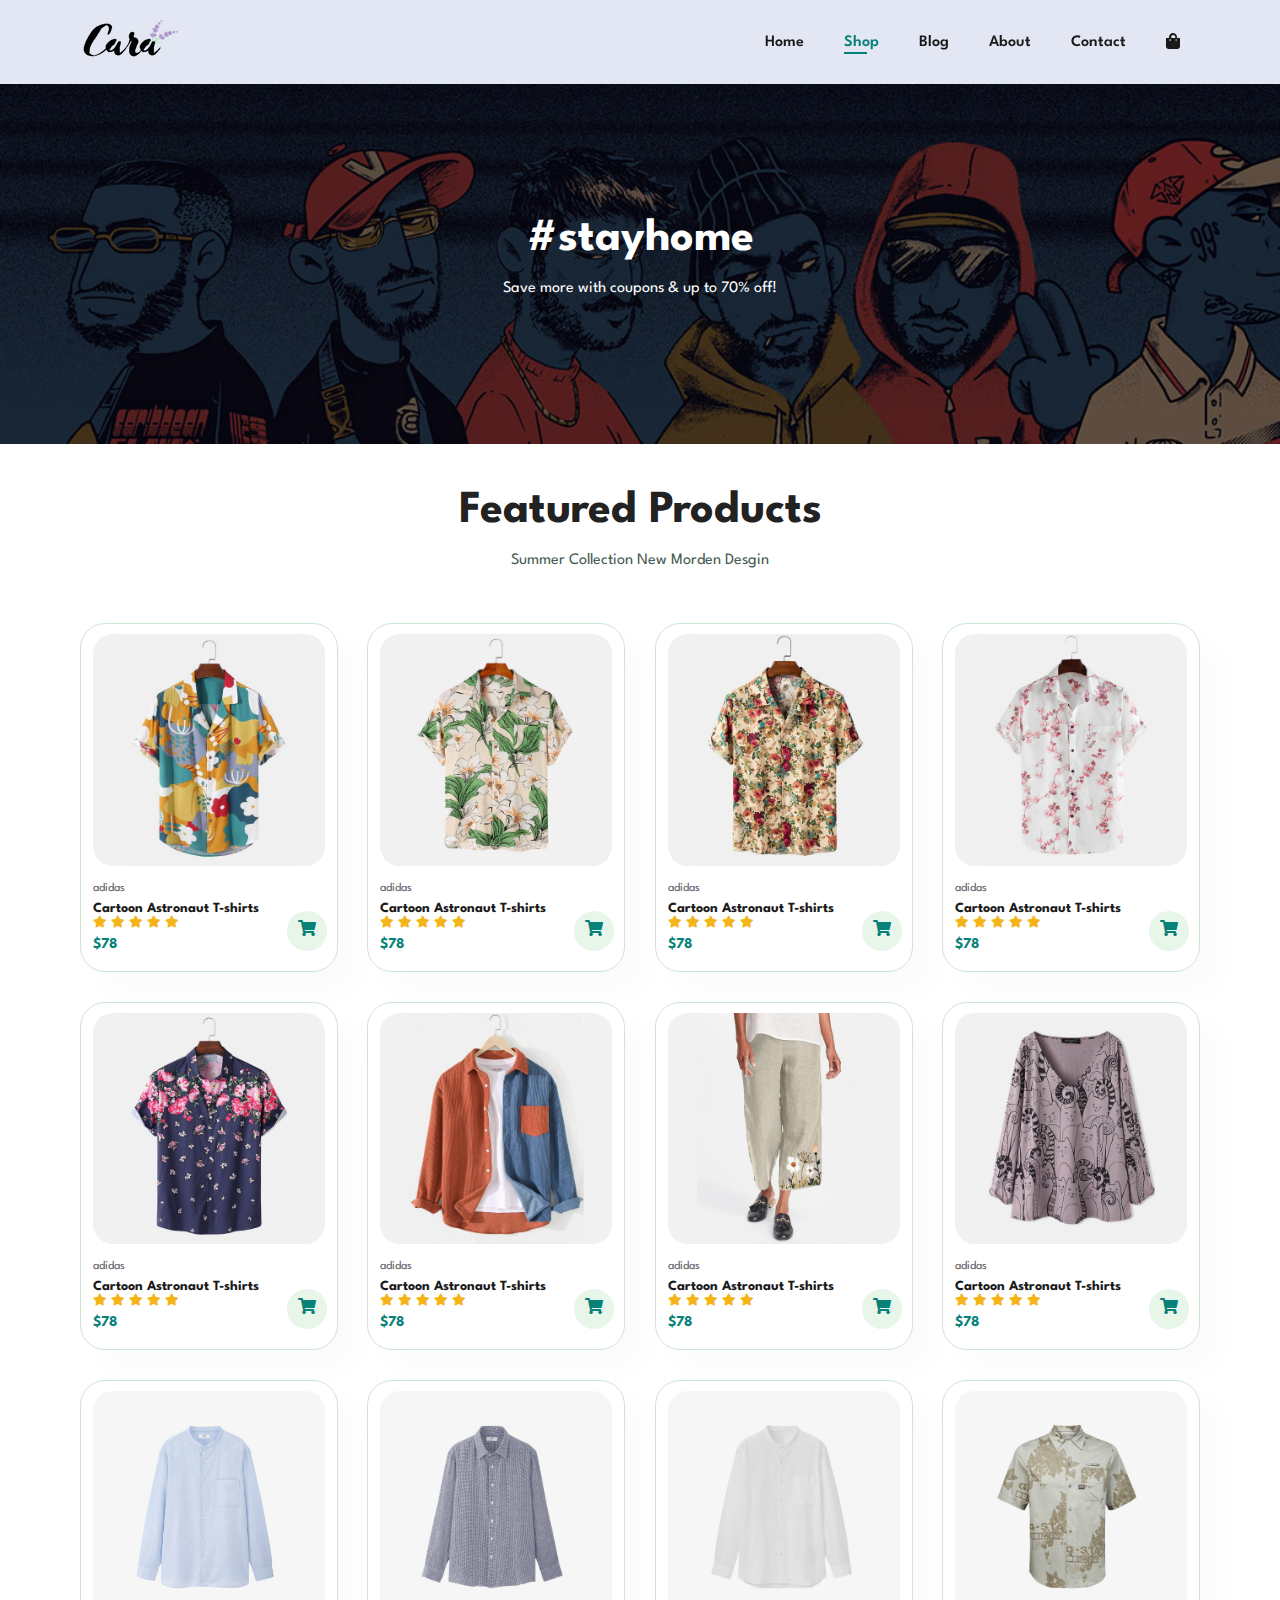
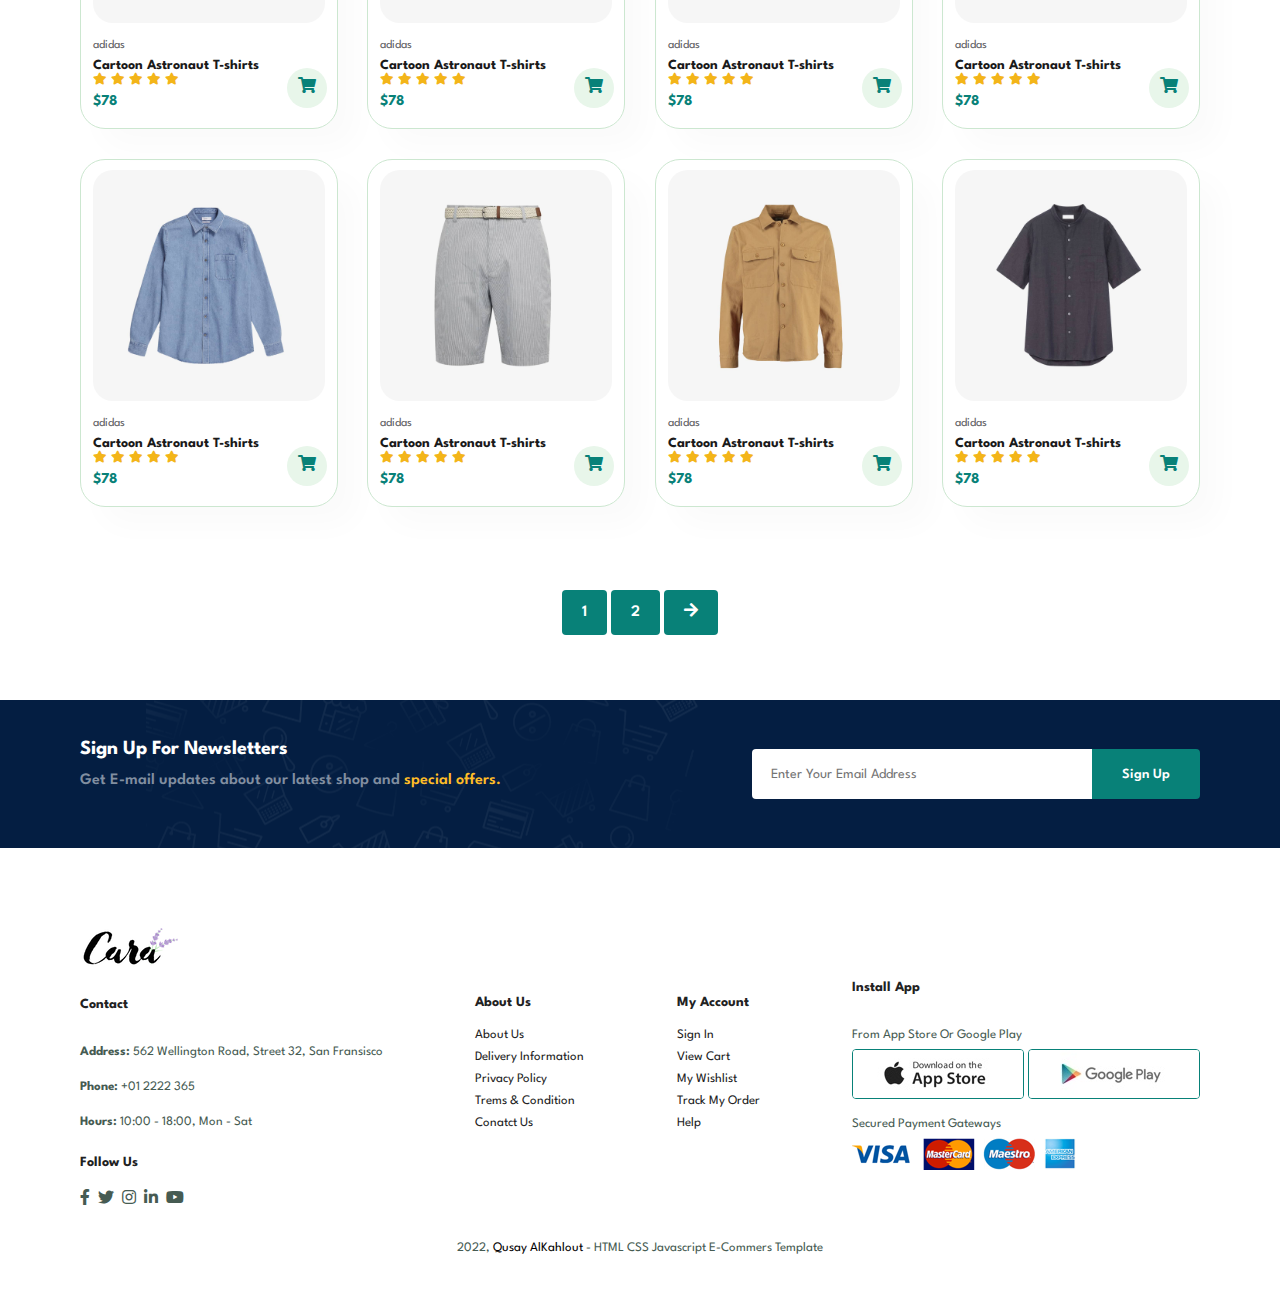
<file: shop.html>
<!DOCTYPE html>
<html lang="en">
<head>
    <meta charset="UTF-8">
    <meta http-equiv="X-UA-Compatible" content="IE=edge">
    <meta name="viewport" content="width=device-width, initial-scale=1.0">
    <title>E-Commers Shopping</title>
    <link rel="stylesheet" href="css/all.min.css">
    <link rel="stylesheet" href="css/ecommers.css">
</head>
<body>
    
    <section class="header">
        <a href="#"><img src="img/logo.png" alt="logo" class="logo"></a>

        <div>
            <ul class="navbar">
                <li><a href="index.html">Home</a></li>
                <li><a class="active" href="shop.html">Shop</a></li>
                <li><a href="blog.html">Blog</a></li>
                <li><a href="about.html">About</a></li>
                <li><a href="contact.html">Contact</a></li>
                <li><a href="cart.html" id="lg-bag"><i class="fa-solid fa-bag-shopping"></i></a></li>
                <a href="#" id="close"><i class="fa-solid fa-xmark"></i></a>
            </ul>
        </div>
        <div class="mobile">
            <a href="cart.html"><i class="fa-solid fa-bag-shopping"></i></a>
            <i id="bars" class="fa-solid fa-bars"></i>  
        </div>
    </section>

    <section class="page-header">
        <h2>#stayhome</h2>
        <p>Save more with coupons & up to 70% off!</p>
    </section>

    <section class="product1 section-p1">
        <h2>Featured Products</h2>
        <p>Summer Collection New Morden Desgin</p>

        <div class="pro-container">
            <div class="pro" onclick="window.location.href='sproduct.html'">
                <img src="img/products/f1.jpg" alt="">
                <div class="des">
                    <span>adidas</span>
                    <h5>Cartoon Astronaut T-shirts</h5>

                    <div class="star">
                        <i class="fa-solid fa-star"></i>
                        <i class="fa-solid fa-star"></i>
                        <i class="fa-solid fa-star"></i>
                        <i class="fa-solid fa-star"></i>
                        <i class="fa-solid fa-star"></i>
                    </div>
                    <h4>$78</h4>
                </div>
                <a href="#"><i class="fa-solid fa-cart-shopping"></i></a>
            </div>

            <div class="pro">
                <img src="img/products/f2.jpg" alt="">
                <div class="des">
                    <span>adidas</span>
                    <h5>Cartoon Astronaut T-shirts</h5>

                    <div class="star">
                        <i class="fa-solid fa-star"></i>
                        <i class="fa-solid fa-star"></i>
                        <i class="fa-solid fa-star"></i>
                        <i class="fa-solid fa-star"></i>
                        <i class="fa-solid fa-star"></i>
                    </div>
                    <h4>$78</h4>
                </div>
                <a href="#"><i class="fa-solid fa-cart-shopping"></i></a>        
            </div>
            

            <div class="pro">
                <img src="img/products/f3.jpg" alt="">
                <div class="des">
                    <span>adidas</span>
                    <h5>Cartoon Astronaut T-shirts</h5>

                    <div class="star">
                        <i class="fa-solid fa-star"></i>
                        <i class="fa-solid fa-star"></i>
                        <i class="fa-solid fa-star"></i>
                        <i class="fa-solid fa-star"></i>
                        <i class="fa-solid fa-star"></i>
                    </div>
                    <h4>$78</h4>
                </div>
                <a href="#"><i class="fa-solid fa-cart-shopping"></i></a>        
            </div>

            <div class="pro">
                <img src="img/products/f4.jpg" alt="">
                <div class="des">
                    <span>adidas</span>
                    <h5>Cartoon Astronaut T-shirts</h5>

                    <div class="star">
                        <i class="fa-solid fa-star"></i>
                        <i class="fa-solid fa-star"></i>
                        <i class="fa-solid fa-star"></i>
                        <i class="fa-solid fa-star"></i>
                        <i class="fa-solid fa-star"></i>
                    </div>
                    <h4>$78</h4>
                </div>
                <a href="#"><i class="fa-solid fa-cart-shopping"></i></a>
            </div>

            <div class="pro">
                <img src="img/products/f5.jpg" alt="">
                <div class="des">
                    <span>adidas</span>
                    <h5>Cartoon Astronaut T-shirts</h5>

                    <div class="star">
                        <i class="fa-solid fa-star"></i>
                        <i class="fa-solid fa-star"></i>
                        <i class="fa-solid fa-star"></i>
                        <i class="fa-solid fa-star"></i>
                        <i class="fa-solid fa-star"></i>
                    </div>
                    <h4>$78</h4>
                </div>
                <a href="#"><i class="fa-solid fa-cart-shopping"></i></a>
            </div>

            <div class="pro">
                <img src="img/products/f6.jpg" alt="">
                <div class="des">
                    <span>adidas</span>
                    <h5>Cartoon Astronaut T-shirts</h5>

                    <div class="star">
                        <i class="fa-solid fa-star"></i>
                        <i class="fa-solid fa-star"></i>
                        <i class="fa-solid fa-star"></i>
                        <i class="fa-solid fa-star"></i>
                        <i class="fa-solid fa-star"></i>
                    </div>
                    <h4>$78</h4>
                </div>
                <a href="#"><i class="fa-solid fa-cart-shopping"></i></a>
            </div>

            <div class="pro">
                <img src="img/products/f7.jpg" alt="">
                <div class="des">
                    <span>adidas</span>
                    <h5>Cartoon Astronaut T-shirts</h5>

                    <div class="star">
                        <i class="fa-solid fa-star"></i>
                        <i class="fa-solid fa-star"></i>
                        <i class="fa-solid fa-star"></i>
                        <i class="fa-solid fa-star"></i>
                        <i class="fa-solid fa-star"></i>
                    </div>
                    <h4>$78</h4>
                </div>
                <a href="#"><i class="fa-solid fa-cart-shopping"></i></a>
            </div>

            <div class="pro">
                <img src="img/products/f8.jpg" alt="">
                <div class="des">
                    <span>adidas</span>
                    <h5>Cartoon Astronaut T-shirts</h5>

                    <div class="star">
                        <i class="fa-solid fa-star"></i>
                        <i class="fa-solid fa-star"></i>
                        <i class="fa-solid fa-star"></i>
                        <i class="fa-solid fa-star"></i>
                        <i class="fa-solid fa-star"></i>
                    </div>
                    <h4>$78</h4>
                </div>
                <a href="#"><i class="fa-solid fa-cart-shopping"></i></a>
            </div>

            <div class="pro">
                <img src="img/products/n1.jpg" alt="">
                <div class="des">
                    <span>adidas</span>
                    <h5>Cartoon Astronaut T-shirts</h5>

                    <div class="star">
                        <i class="fa-solid fa-star"></i>
                        <i class="fa-solid fa-star"></i>
                        <i class="fa-solid fa-star"></i>
                        <i class="fa-solid fa-star"></i>
                        <i class="fa-solid fa-star"></i>
                    </div>
                    <h4>$78</h4>
                </div>
                <a href="#"><i class="fa-solid fa-cart-shopping"></i></a>
            </div>

            <div class="pro">
                <img src="img/products/n2.jpg" alt="">
                <div class="des">
                    <span>adidas</span>
                    <h5>Cartoon Astronaut T-shirts</h5>

                    <div class="star">
                        <i class="fa-solid fa-star"></i>
                        <i class="fa-solid fa-star"></i>
                        <i class="fa-solid fa-star"></i>
                        <i class="fa-solid fa-star"></i>
                        <i class="fa-solid fa-star"></i>
                    </div>
                    <h4>$78</h4>
                </div>
                <a href="#"><i class="fa-solid fa-cart-shopping"></i></a>
            </div>

            <div class="pro">
                <img src="img/products/n3.jpg" alt="">
                <div class="des">
                    <span>adidas</span>
                    <h5>Cartoon Astronaut T-shirts</h5>

                    <div class="star">
                        <i class="fa-solid fa-star"></i>
                        <i class="fa-solid fa-star"></i>
                        <i class="fa-solid fa-star"></i>
                        <i class="fa-solid fa-star"></i>
                        <i class="fa-solid fa-star"></i>
                    </div>
                    <h4>$78</h4>
                </div>
                <a href="#"><i class="fa-solid fa-cart-shopping"></i></a>
            </div>

            <div class="pro">
                <img src="img/products/n4.jpg" alt="">
                <div class="des">
                    <span>adidas</span>
                    <h5>Cartoon Astronaut T-shirts</h5>

                    <div class="star">
                        <i class="fa-solid fa-star"></i>
                        <i class="fa-solid fa-star"></i>
                        <i class="fa-solid fa-star"></i>
                        <i class="fa-solid fa-star"></i>
                        <i class="fa-solid fa-star"></i>
                    </div>
                    <h4>$78</h4>
                </div>
                <a href="#"><i class="fa-solid fa-cart-shopping"></i></a>
            </div>

            <div class="pro">
                <img src="img/products/n5.jpg" alt="">
                <div class="des">
                    <span>adidas</span>
                    <h5>Cartoon Astronaut T-shirts</h5>

                    <div class="star">
                        <i class="fa-solid fa-star"></i>
                        <i class="fa-solid fa-star"></i>
                        <i class="fa-solid fa-star"></i>
                        <i class="fa-solid fa-star"></i>
                        <i class="fa-solid fa-star"></i>
                    </div>
                    <h4>$78</h4>
                </div>
                <a href="#"><i class="fa-solid fa-cart-shopping"></i></a>
            </div>

            <div class="pro">
                <img src="img/products/n6.jpg" alt="">
                <div class="des">
                    <span>adidas</span>
                    <h5>Cartoon Astronaut T-shirts</h5>

                    <div class="star">
                        <i class="fa-solid fa-star"></i>
                        <i class="fa-solid fa-star"></i>
                        <i class="fa-solid fa-star"></i>
                        <i class="fa-solid fa-star"></i>
                        <i class="fa-solid fa-star"></i>
                    </div>
                    <h4>$78</h4>
                </div>
                <a href="#"><i class="fa-solid fa-cart-shopping"></i></a>
            </div>

            <div class="pro">
                <img src="img/products/n7.jpg" alt="">
                <div class="des">
                    <span>adidas</span>
                    <h5>Cartoon Astronaut T-shirts</h5>

                    <div class="star">
                        <i class="fa-solid fa-star"></i>
                        <i class="fa-solid fa-star"></i>
                        <i class="fa-solid fa-star"></i>
                        <i class="fa-solid fa-star"></i>
                        <i class="fa-solid fa-star"></i>
                    </div>
                    <h4>$78</h4>
                </div>
                <a href="#"><i class="fa-solid fa-cart-shopping"></i></a>
            </div>

            <div class="pro">
                <img src="img/products/n8.jpg" alt="">
                <div class="des">
                    <span>adidas</span>
                    <h5>Cartoon Astronaut T-shirts</h5>

                    <div class="star">
                        <i class="fa-solid fa-star"></i>
                        <i class="fa-solid fa-star"></i>
                        <i class="fa-solid fa-star"></i>
                        <i class="fa-solid fa-star"></i>
                        <i class="fa-solid fa-star"></i>
                    </div>
                    <h4>$78</h4>
                </div>
                <a href="#"><i class="fa-solid fa-cart-shopping"></i></a>
            </div>
        </div>
    </section>

    <div class="pagination section-p1">
        <a href="">1</a>
        <a href="">2</a>
        <a href=""><i class="fa-solid fa-arrow-right"></i></a>
    </div>

    <section class="newsletters section-p1 section-m1">
        <div class="newstext">
            <h4>Sign Up For Newsletters</h4>
            <p>Get E-mail updates about our latest shop and <span>special offers.</span></p>
        </div>

        <div class="form">
            <input type="text" placeholder="Enter Your Email Address">
            <button class="normal">Sign Up</button>
        </div>
    </section>

    <footer class="section-p1">
        <div class="col">
            <img class="logo" src="img/logo.png" alt="">
            <h4>Contact</h4>
            <p><strong>Address:</strong> 562 Wellington Road, Street 32, San Fransisco</p>
            <p><strong>Phone:</strong> +01 2222 365</p>
            <p><strong>Hours:</strong> 10:00 - 18:00, Mon - Sat</p>

            <div class="follow">
                <h4>Follow Us</h4>

                <div class="icon">
                    <i class="fa-brands fa-facebook-f"></i>
                    <i class="fa-brands fa-twitter"></i>
                    <i class="fa-brands fa-instagram"></i>
                    <i class="fa-brands fa-linkedin-in"></i>
                    <i class="fa-brands fa-youtube"></i>
                </div>
            </div>
        </div>

        <div class="col">
            <h4>About Us</h4>
            <a href="#">About Us</a>
            <a href="#">Delivery Information</a>
            <a href="#">Privacy Policy</a>
            <a href="#">Trems & Condition</a>
            <a href="#">Conatct Us</a>
        </div>

        <div class="col">
            <h4>My Account</h4>
            <a href="#">Sign In</a>
            <a href="#">View Cart</a>
            <a href="#">My Wishlist</a>
            <a href="#">Track My Order</a>
            <a href="#">Help</a>
        </div>

        <div class="col install">
            <h4>Install App</h4>
            <p>From App Store Or Google Play</p>
            <div class="row">
                <img src="img/pay/app.jpg" alt="">
                <img src="img/pay/play.jpg" alt="">
            </div>
            <p>Secured Payment Gateways</p>
            <img src="img/pay/pay.png" alt="">
        </div>

        <div class="copyright">
            <p>2022, <span>Qusay AlKahlout</span> - HTML CSS Javascript E-Commers Template</p>
        </div>
    </footer>

    <script src="js/jquery.js"></script>
    <script src="js/main.js"></script>
</body>
</html>
</file>
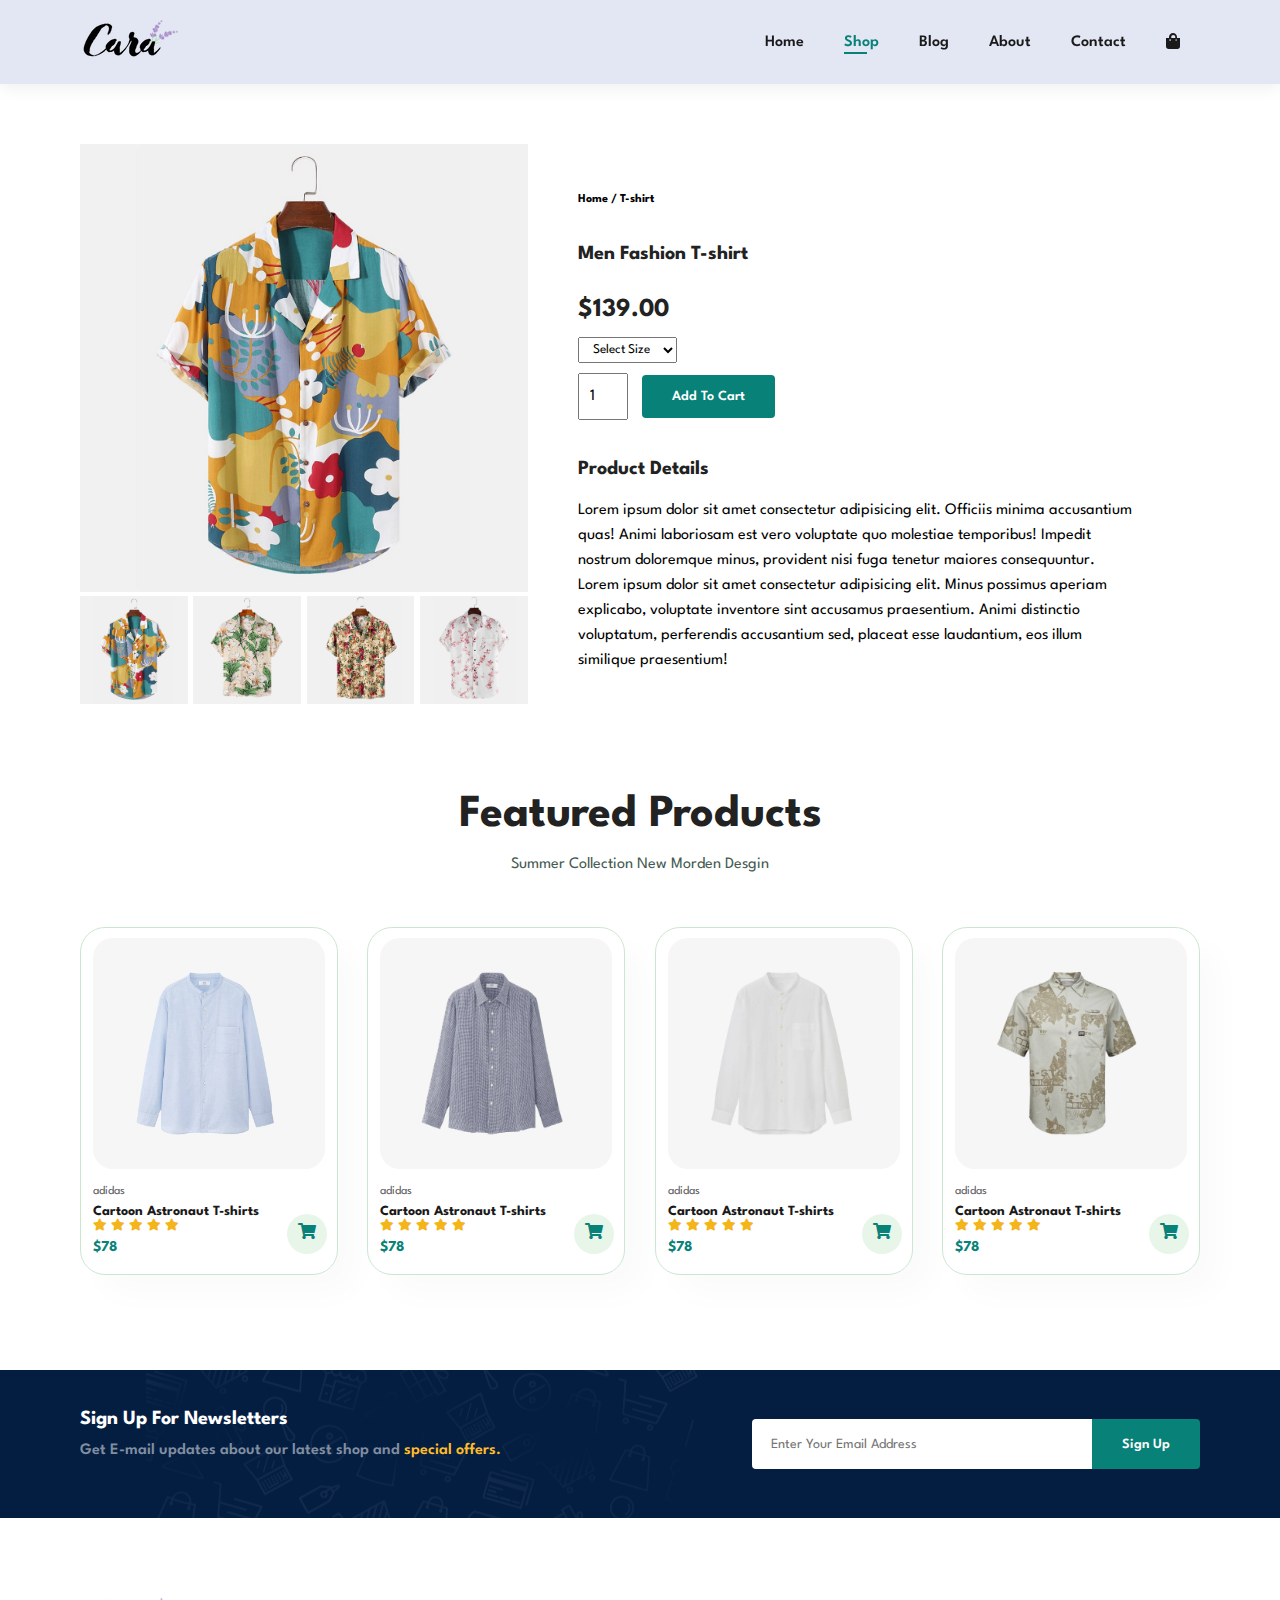
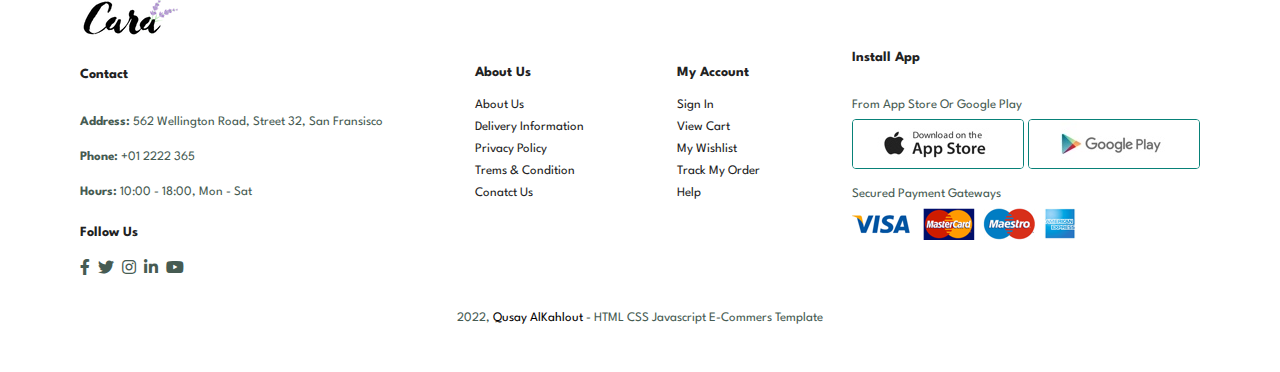
<file: sproduct.html>
<!DOCTYPE html>
<html lang="en">
<head>
    <meta charset="UTF-8">
    <meta http-equiv="X-UA-Compatible" content="IE=edge">
    <meta name="viewport" content="width=device-width, initial-scale=1.0">
    <title>E-Commers Shopping</title>
    <link rel="stylesheet" href="css/all.min.css">
    <link rel="stylesheet" href="css/ecommers.css">
</head>
<body>
    
    <section class="header">
        <a href="#"><img src="img/logo.png" alt="logo" class="logo"></a>

        <div>
            <ul class="navbar">
                <li><a href="index.html">Home</a></li>
                <li><a class="active" href="shop.html">Shop</a></li>
                <li><a href="blog.html">Blog</a></li>
                <li><a href="about.html">About</a></li>
                <li><a href="contact.html">Contact</a></li>
                <li><a href="cart.html" id="lg-bag"><i class="fa-solid fa-bag-shopping"></i></a></li>
                <a href="#" id="close"><i class="fa-solid fa-xmark"></i></a>
            </ul>
        </div>
        <div class="mobile">
            <a href="cart.html"><i class="fa-solid fa-bag-shopping"></i></a>
            <i id="bars" class="fa-solid fa-bars"></i>  
        </div>
    </section>

    <section class="prodetails section-p1">
        <div class="single-pro-image">
            <img src="img/products/f1.jpg" width="100%" id="mainImg" alt="">

            <div class="small-img-group">
                <div class="small-img-col">
                    <img src="img/products/f1.jpg" width="100%" class="small-img" alt="">
                </div>
                <div class="small-img-col">
                    <img src="img/products/f2.jpg" width="100%" class="small-img" alt="">
                </div>
                <div class="small-img-col">
                    <img src="img/products/f3.jpg" width="100%" class="small-img" alt="">
                </div>
                <div class="small-img-col">
                    <img src="img/products/f4.jpg" width="100%" class="small-img" alt="">
                </div>
            </div>
        </div>

        <div class="single-pro-details">
            <h6>Home / T-shirt</h6>
            <h4> Men Fashion T-shirt</h4>
            <h2>$139.00</h2>
            <select>
                <option>Select Size</option>
                <option>XL</option>
                <option>XXL</option>
                <option>Small</option>
                <option>large</option>
            </select>
            <input type="number" value="1">
            <button class="normal">Add To Cart</button>
            <h4>Product Details</h4>
            <span>Lorem ipsum dolor sit amet consectetur adipisicing elit. Officiis minima accusantium quas! Animi laboriosam est vero voluptate 
                quo molestiae temporibus! Impedit nostrum doloremque minus, provident nisi fuga tenetur maiores consequuntur.
                Lorem ipsum dolor sit amet consectetur adipisicing elit. Minus possimus aperiam explicabo, voluptate inventore sint accusamus 
                praesentium. Animi distinctio voluptatum, perferendis accusantium sed, placeat esse laudantium, eos illum similique praesentium!
            </span>
            
        </div>
    </section>

    <section class="product1 section-p1">
        <h2>Featured Products</h2>
        <p>Summer Collection New Morden Desgin</p>

        <div class="pro-container">
            <div class="pro">
                <img src="img/products/n1.jpg" alt="">
                <div class="des">
                    <span>adidas</span>
                    <h5>Cartoon Astronaut T-shirts</h5>

                    <div class="star">
                        <i class="fa-solid fa-star"></i>
                        <i class="fa-solid fa-star"></i>
                        <i class="fa-solid fa-star"></i>
                        <i class="fa-solid fa-star"></i>
                        <i class="fa-solid fa-star"></i>
                    </div>
                    <h4>$78</h4>
                </div>
                <a href="#"><i class="fa-solid fa-cart-shopping"></i></a>
            </div>

            <div class="pro">
                <img src="img/products/n2.jpg" alt="">
                <div class="des">
                    <span>adidas</span>
                    <h5>Cartoon Astronaut T-shirts</h5>

                    <div class="star">
                        <i class="fa-solid fa-star"></i>
                        <i class="fa-solid fa-star"></i>
                        <i class="fa-solid fa-star"></i>
                        <i class="fa-solid fa-star"></i>
                        <i class="fa-solid fa-star"></i>
                    </div>
                    <h4>$78</h4>
                </div>
                <a href="#"><i class="fa-solid fa-cart-shopping"></i></a>
            </div>

            <div class="pro">
                <img src="img/products/n3.jpg" alt="">
                <div class="des">
                    <span>adidas</span>
                    <h5>Cartoon Astronaut T-shirts</h5>

                    <div class="star">
                        <i class="fa-solid fa-star"></i>
                        <i class="fa-solid fa-star"></i>
                        <i class="fa-solid fa-star"></i>
                        <i class="fa-solid fa-star"></i>
                        <i class="fa-solid fa-star"></i>
                    </div>
                    <h4>$78</h4>
                </div>
                <a href="#"><i class="fa-solid fa-cart-shopping"></i></a>
            </div>

            <div class="pro">
                <img src="img/products/n4.jpg" alt="">
                <div class="des">
                    <span>adidas</span>
                    <h5>Cartoon Astronaut T-shirts</h5>

                    <div class="star">
                        <i class="fa-solid fa-star"></i>
                        <i class="fa-solid fa-star"></i>
                        <i class="fa-solid fa-star"></i>
                        <i class="fa-solid fa-star"></i>
                        <i class="fa-solid fa-star"></i>
                    </div>
                    <h4>$78</h4>
                </div>
                <a href="#"><i class="fa-solid fa-cart-shopping"></i></a>
            </div>
        </div>
    </section>

    <section class="newsletters section-p1 section-m1">
        <div class="newstext">
            <h4>Sign Up For Newsletters</h4>
            <p>Get E-mail updates about our latest shop and <span>special offers.</span></p>
        </div>

        <div class="form">
            <input type="text" placeholder="Enter Your Email Address">
            <button class="normal">Sign Up</button>
        </div>
    </section>

    <footer class="section-p1">
        <div class="col">
            <img class="logo" src="img/logo.png" alt="">
            <h4>Contact</h4>
            <p><strong>Address:</strong> 562 Wellington Road, Street 32, San Fransisco</p>
            <p><strong>Phone:</strong> +01 2222 365</p>
            <p><strong>Hours:</strong> 10:00 - 18:00, Mon - Sat</p>

            <div class="follow">
                <h4>Follow Us</h4>

                <div class="icon">
                    <i class="fa-brands fa-facebook-f"></i>
                    <i class="fa-brands fa-twitter"></i>
                    <i class="fa-brands fa-instagram"></i>
                    <i class="fa-brands fa-linkedin-in"></i>
                    <i class="fa-brands fa-youtube"></i>
                </div>
            </div>
        </div>

        <div class="col">
            <h4>About Us</h4>
            <a href="#">About Us</a>
            <a href="#">Delivery Information</a>
            <a href="#">Privacy Policy</a>
            <a href="#">Trems & Condition</a>
            <a href="#">Conatct Us</a>
        </div>

        <div class="col">
            <h4>My Account</h4>
            <a href="#">Sign In</a>
            <a href="#">View Cart</a>
            <a href="#">My Wishlist</a>
            <a href="#">Track My Order</a>
            <a href="#">Help</a>
        </div>

        <div class="col install">
            <h4>Install App</h4>
            <p>From App Store Or Google Play</p>
            <div class="row">
                <img src="img/pay/app.jpg" alt="">
                <img src="img/pay/play.jpg" alt="">
            </div>
            <p>Secured Payment Gateways</p>
            <img src="img/pay/pay.png" alt="">
        </div>

        <div class="copyright">
            <p>2022, <span>Qusay AlKahlout</span> - HTML CSS Javascript E-Commers Template</p>
        </div>
    </footer>

    <script src="js/jquery.js"></script>
    <script src="js/main.js"></script>
</body>
</html>
</file>
<file: css/ecommers.css>
@import url('https://fonts.googleapis.com/css2?family=League+Spartan:wght@100;200;300;400;500;600;700;800;900&display=swap');

/* Start Componentes */
:root {
    --font-color: #222;
    --main-color-background: #E3E6F3;
    --second-color-background: #088178;
    --border-product: #cce7d0;
}

* {
    margin: 0;
    padding: 0;
    box-sizing: border-box;
    font-family: 'League Spartan', sans-serif;
    caret-color: blue;
}

h1 {
    font-size: 50px;
    line-height: 64px;
    color: var(--font-color);
}

h2 {
    font-size: 46px;
    line-height: 54px;
    color: var(--font-color);
}

h4 {
    font-size: 20px;
    color: var(--font-color);
}

h6 {
    font-size: 12px;
    font-weight: 700;
}

p {
    font-size: 16px;
    color: #465b52;
    margin: 15px 0 20px 0;
}

.section-p1 {
    padding: 40px 80px;
}

.section-m1 {
    margin: 40px 0;
}

button.normal {
    font-size: 14px;
    font-weight: 600;
    padding: 15px 30px;
    color: #000;
    background-color: #fff;
    border-radius: 4px;
    cursor: pointer;
    border: none;
    outline: none;
    transition: .2s;
}

button.white {
    font-size: 13px;
    font-weight: 600;
    padding: 11px 18px;
    color: #fff;
    background-color: transparent;
    cursor: pointer;
    border: 1px solid #fff;
    outline: none;
    transition: .2s;
}

li {
    list-style: none;
}

a {
    text-decoration: none;
}

body {
    width: 100%;
}
/* End Componentes */

/* Start Header */
.header {
    display: flex;
    align-items: center;
    justify-content: space-between;
    padding: 20px 80px;
    background: var(--main-color-background);
    box-shadow: 0 5px 15px rgba(0, 0, 0, .06);
    z-index: 999;
    position: sticky;
    top: 0;
    left: 0;
}

.header div .navbar {
    display: flex;
    align-items: center;
    justify-content: center;
}

.header div .navbar li {
    padding: 0 20px;
    position: relative;
}

.header div .navbar li a {
    font-size: 16px;
    font-weight: 600;
    color: #1a1a1a;
    transition: .3s ease;
}

.header div .navbar li a:hover,
.header div .navbar li a.active {
    color: var(--second-color-background);
}

.header div .navbar li a.active::after,
.header div .navbar li a:hover::after {
    content: "";
    position: absolute;
    width: 30%;
    height: 2px;
    background-color: var(--second-color-background);
    bottom: -4px;
    left: 20px;
}

.mobile {
    display: none;
    align-items: center;
}

#close {
    display: none;
}

.header .mobile #bars {
    cursor: pointer;
}
/* End Header */

/* Start Home Page */
.hero {
    background-image: url(../img/hero4.png);
    height: 90vh;
    width: 100%;
    background-size: cover;
    background-position: top 25% right 0;
    padding: 0 80px;
    display: flex;
    flex-direction: column;
    align-items: flex-start;
    justify-content: center;
}

.hero h4 {
    padding-bottom: 15px;
}

.hero h1 {
    color: var(--second-color-background);
}

.hero button {
    background-image: url(../img/button.png);
    background-color: transparent;
    color: var(--second-color-background);
    border: 0;
    outline: 0;
    padding: 14px 80px 14px 65px;
    background-repeat: no-repeat;
    cursor: pointer;
    font-size: 15px;
    font-weight: 700;
}

/* start Feature */
.feature {
    display: flex;
    align-items: center;
    justify-content: space-between;
    flex-wrap: wrap;
}

.feature .fe-box {
    width: 180px;
    text-align: center;
    padding: 25px 15px;
    box-shadow: 20px 20px 34px rgba(0, 0, 0, .03);
    border: 1px solid var(--border-product);
    border-radius: 4px;
    margin: 15px 0;
}

.feature .fe-box img {
    max-width: 100%;
    margin-bottom: 10px;
}

.feature .fe-box h6 {
    display: inline-block;
    padding: 9px 8px 6px 8px;
    line-height: 1px;
    border-radius: 4px;
    color: var(--second-color-background);
    background-color: #fddde4;
}

.feature .fe-box:nth-child(2) h6 {
    background-color: #cdebbc;
}

.feature .fe-box:nth-child(3) h6 {
    background-color: #d1e8f2;
}

.feature .fe-box:nth-child(4) h6 {
    background-color: #cdd4f8;
}

.feature .fe-box:nth-child(5)  h6{
    background-color: #f6dbf6;
}

.feature .fe-box:nth-child(6) h6 {
    background-color: #fff2e5;
}

.feature .fe-box:hover {
    box-shadow: 10px 10px 54px rgba(70, 62, 221, .1);
}

/* Start Products */
.product1 {
    text-align: center;
}

.product1 .pro-container {
    display: flex;
    justify-content: space-between;
    align-items: center;
    padding-top: 20px;
    flex-wrap: wrap;
}

.product1 .pro {
    width: 23%;
    min-width: 250px;
    padding: 10px 12px;
    border: 1px solid var(--border-product);
    border-radius: 25px;
    cursor: pointer;
    box-shadow: 20px 20px 30px rgba(0, 0, 0, .02);
    margin: 15px 0;
    transition: .2s ease;
    position: relative;
}

.product1 .pro:hover {
    box-shadow:  20px 20px 30px rgba(0, 0, 0, .06);;
}

.product1 .pro img {
    width: 100%;
    border-radius: 20px;
}

.product1 .pro .des {
    text-align: start;
    padding: 10px 0;
}

.product1 .pro .des span {
    color: #606063;
    font-size: 12px;
}

.product1 .pro .des h5 {
    padding-top: 7px;
    color: #1a1a1a;
    font-size: 14px;
}

.product1 .pro .des i {
    font-size: 12px;
    color: rgb(243, 181, 25);
}

.product1 .pro .des h4 {
    padding-top: 7px;
    font-size: 15px;
    font-weight: 700;
    color: var(--second-color-background);
}

.product1 .pro-container .pro a  {
    width: 40px;
    height: 40px;
    line-height: 40px;
    border-radius: 50px;
    background-color: #e8f6ea;
    font-weight: 500;
    color: var(--second-color-background);
    position: absolute;
    bottom: 20px;
    right: 10px;
}

/* Start Banner */
.banner {
    display: flex;
    flex-direction: column;
    justify-content: center;
    align-items: center;
    text-align: center;
    background-image: url(../img/banner/b2.jpg);
    width: 100%;
    height: 40vh;
    background-size: cover;
    background-position: center;
}

.banner h4 {
    font-size: 16px;
    color: #fff;
}

.banner h2 {
    font-size: 30px;
    color: #fff;
    padding: 10px 0; 
}

.banner h2 span {
    color: #ef4646;
}

.banner button:hover {
    background-color: var(--second-color-background);
    color: #fff;
}

/* Start SM-Banner */

.sm-banner {
    display: flex;
    justify-content: space-around;
    flex-wrap: wrap;
}

.sm-banner .banner-box {
    display: flex;
    flex-wrap: wrap;
    flex-direction: column;
    justify-content: center;
    align-items: flex-start;
    background-image: url(../img/banner/b17.jpg);
    min-width: 580px;
    height: 50vh;
    background-size: cover;
    background-position: center;
    padding: 30px;
    margin-bottom: 20px;
}

.sm-banner .banner-box2 {
    background-image: url(../img/banner/b10.jpg);
}

.sm-banner h4 {
    color: #fff;
    font-size: 20px;
    font-weight: 300;
}

.sm-banner h2 {
    color: #fff;
    font-size: 28px;
    font-weight: 800;
}

.sm-banner span {
    color: #fff;
    font-size: 14px;
    font-weight: 500;
    padding-bottom: 15px;
}

.sm-banner .banner-box:hover button {
    background-color: var(--second-color-background);
    border: 1px solid var(--second-color-background);
}

/* Start Banner3 */

.banner3 {
    display: flex;
    justify-content: space-between;
    flex-wrap: wrap;
    padding: 0 80px;
}

.banner3 .banner-box {
    display: flex;
    flex-direction: column;
    justify-content: center;
    align-items: flex-start;
    background-image: url(../img/banner/b7.jpg);
    min-width: 30%;
    height: 30vh;
    background-size: cover;
    background-position: center;
    padding: 20px;  
    margin-bottom: 20px;
}

.banner3 .banner-box2 {
    background-image: url(../img/banner/b4.jpg);
}

.banner3 .banner-box3 {
    background-image: url(../img/banner/b18.jpg);
}

.banner3 h2 {
    color: #fff;
    font-weight: 900;
    font-size: 22px;
}

.banner3 h3 {
    color: #ec544e;
    font-weight: 800;
    font-size: 15px;
}

/* Start Newsletters */

.newsletters {
    display: flex;
    justify-content: space-between;
    align-items: center;
    flex-wrap: wrap;
    background-image: url(../img/banner/b14.png);
    background-repeat: no-repeat;
    background-position: 20% 30%;
    background-color: #041e42;
}

.newsletters h4 {
    font-style: 22px;
    font-weight: 700;
    color: #fff;
}

.newsletters p {
    font-style: 14px;
    font-weight: 600;
    color: #818ea0;
}

.newsletters p span {
    color: #ffbd27
}

.newsletters .form {
    display: flex;
    width: 40%;
}

.newsletters input {
    height: 3.125rem;
    padding: 0 1.25em;
    font-size: 14px;
    width: 100%;
    border: 1px solid transparent;
    border-radius: 4px;
    outline: none;
    border-top-right-radius: 0;
    border-bottom-right-radius: 0;
}

.newsletters button {
    background-color: var(--second-color-background);
    color: #fff;
    white-space: nowrap;
    border-top-left-radius: 0;
    border-bottom-left-radius: 0;
}

/* Start Footer */
footer {
    display: flex;
    justify-content: space-between;
    align-items: center;
    flex-wrap: wrap;
}

footer .col {
    display: flex;
    align-items: flex-start;
    flex-direction: column;
    margin-bottom: 20px;
}


footer .logo {
    margin-bottom: 30px;
}

footer h4 {
    font-size: 14px;
    padding-bottom: 20px;
}

footer p {
    font-size: 13px;
    margin-bottom: 8px;
}

footer a {
    font-size: 13px;
    color: var(--font-color);
    margin-bottom: 10px;
}

footer .follow {
    margin-top: 20px;
}

footer .follow i {
    color: #465b52;
    padding-right: 4px;
    cursor: pointer;
}

footer .follow i:hover,
footer a:hover {
    color: var(--second-color-background);
}

footer .install .row img{
    border: 1px solid var(--second-color-background);
    border-radius: 4px;
}

footer .install {
    margin: 10px 0 15px 0;
}

footer .copyright {
    width: 100%;
    text-align: center;
}

footer .copyright span {
    color: #000;
}
/* End Home Page */

/* Start Shop Page */
.page-header {
    background-image: url(../img/banner/b1.jpg);
    width: 100%;
    height: 40vh;
    background-size: cover;
    display: flex;
    justify-content: center;
    align-items: center;
    flex-direction: column;
    padding: 14px;
}

.page-header h2,
.page-header p {
    color: #fff;
}

.pagination {
    text-align: center;
}

.pagination a {
    background-color: var(--second-color-background);
    padding: 15px 20px;
    border-radius: 4px;
    color: #fff;
    font-weight: 600;
}

.pagination a i {
    font-size: 16px;
    font-weight: 600;
}
/* End Shop Page */

/* Start Single Product */

.prodetails {
    display: flex;
    margin-top: 20px;
}

.prodetails .single-pro-image{
    width: 40%;
    margin-right: 50px;
}

.prodetails .single-pro-image .small-img-group {
    display: flex;
    justify-content: space-between;
}

.small-img-col {
    flex-basis: 24%;
    cursor: pointer;
}

.prodetails .single-pro-details {
    width: 50%;
    padding-top: 50px;
}

.prodetails .single-pro-details h4 {
    padding: 40px 0 20px 0;
}

.prodetails .single-pro-details h2 {
    font-size: 26px;
}

.prodetails .single-pro-details h4 {
    padding: 40px 0 20px 0;
}

.prodetails .single-pro-details select {
    display: block;
    padding: 5px 10px;
    margin-bottom: 10px;
}

.prodetails .single-pro-details input {
    width: 50px;
    height: 47px;
    padding-left: 10px;
    font-size: 16px;
    margin-right: 10px;
}

.prodetails .single-pro-details input:focus,
.prodetails .single-pro-details select {
    outline: none;
}

.prodetails .single-pro-details button {
    background-color: var(--second-color-background);
    color: #fff;
}

.prodetails .single-pro-details span {
    line-height: 25px;
}
/* End Single Product */

/* Start Blog Page */
.page-header.blog-header {
    background-image: url(../img/banner/b19.jpg);
}

.blog {
    padding: 150px 150px 0 150px;
}

.blog .blog-box {
    display: flex;
    align-items: center;
    width: 100%;
    position: relative;
    padding-bottom: 90px;
}

.blog .blog-img {
    width: 50%;
    margin-right: 40px;

}

.blog img{
    width: 100%;
    height: 300px;
    object-fit: cover;
}

.blog .blog-details {
    width: 50%;
}

.blog .blog-details a{
    font-size: 11px;
    color: #000;
    font-weight: 700;
    position: relative;
    transition: .3s;
}

.blog .blog-details a::after {
    content: "";
    width: 50px;
    height: 1px;
    background-color: #000;
    position: absolute;
    top: 4px;
    right: -60px;
}
 
.blog .blog-details a:hover {
    color: var(--second-color-background);
}

.blog .blog-details a:hover::after {
    background-color: var(--second-color-background);
}

.blog .blog-box h1 {
    position: absolute;
    top: -40px;
    left: 0;
    font-size: 70px;
    font-weight: 700;
    color: #c9cbce;
    z-index: -1;
}

/* End Blog Page */

/* Start About Page */
.page-header.about-header {
    background-image: url(../img/about/banner.png);
}

.about-head {
    display: flex;
    align-items: center;
}

.about-head img {
    width: 50%;
    height: auto;
}

.about-head div {
    padding-left: 40px;
}

.about-app {
    text-align: center;
}

.about-app .video {
    width: 70%;
    height: 100%;
    margin: 30px auto 0 auto;
}

.about-app .video video {
    width: 100%;
    height: 100%;
    border-radius: 20px;
}
/* End About Page */

/* Start Contact Page */
.contact-details {
    display: flex;
    align-items: center;
    justify-content: space-between;
}

.contact-details .details {
    width: 100%;
    display: flex;
    align-items: center;
    justify-content: space-between;
}

.contact-details .details span,
.form-details form span {
    font-size: 12px;
}

.contact-details .details h2,
.form-details form h2 {
    font-size: 26px;
    line-height: 35px;
    padding: 20px 0;
}

.contact-details .details h3 {
    font-size: 16px;
    padding-bottom: 15px;
}

.contact-details .details li {
    display: flex;
    padding: 10px 0;
}

.contact-details .details li i {
    font-size: 14px;
    padding-right: 22px;
}

.contact-details .details li p {
    margin: 0;
    font-size: 14px;
}

.contact-details .map {
    width: 55%;
    height: 400px;
}

.contact-details .map iframe {
    width:100%;
    height: 100%;
}

.form-details {
    display: flex;
    justify-content: space-between;
    margin: 30px;
    padding: 80px;
    border: 1px solid #e1e1e1;
}

.form-details form {
    width: 65%;
    display: flex;
    flex-direction: column;
    align-items: flex-start;
}

.form-details form input,
.form-details form textarea {
    width: 100%;
    padding: 12px;
    outline: none;
    margin-bottom: 20px;
    border: 1px solid #e1e1e1 ;
}

.form-details form button {
    background-color: var(--second-color-background);
    color: #fff;
}

.form-details .people div {
    padding-bottom: 25PX;
    display: flex;
    align-items: flex-start;

}

.form-details .people div img{
    width: 65px;
    height: 65px;
    object-fit: cover;
    margin-right: 15px;
}

.form-details .people div p {
    margin: 0;
    font-size: 13px;
    line-height: 25px;
}

.form-details .people div p span {
    display: block;
    font-size: 16px;
    font-weight: 600;
    color: #000;

}
/* End Contact Page */

/* Start Cart Page */
.cart {
    overflow-x: auto;
}

.cart table{
    width: 100%;
    border-collapse: collapse;
    table-layout: fixed;
    white-space: nowrap;
}

.cart table img {
    width: 70px;
}

.cart table td:nth-child(1) {
    width: 100px;
    text-align: center;
}

.cart table td:nth-child(2) {
    width: 150px;
    text-align: center;
}

.cart table td:nth-child(3) {
    width: 250px;
    text-align: center;
}

.cart table td:nth-child(4),
.cart table td:nth-child(5),
.cart table td:nth-child(6) {
    width: 150px;
    text-align: center;
}

.cart table td:nth-child(5) input {
    width: 70px;
    padding: 10px 5px 10px 15px;
}

.cart table thead {
    border: 1px solid #e2e9e1;
    border-left: none;
    border-right: none;
}


.cart table thead td {
    font-weight: 700;
    text-transform: uppercase;
    font-size: 13px;
    padding: 18px 0;
}

.cart table tbody tr td {
    padding-top: 15px;
}

.cart table tbody td {
    font-size: 13px;
}

.cart-add {
    display: flex;
    justify-content: space-between;
    flex-wrap: wrap;
}

.coupon {
    width: 50%;
    margin-bottom: 30px;
}

.coupon h3,
.subtotal h3 {
    padding-bottom: 15px;
}

.coupon input {
    padding: 10px 20px;
    outline: none;
    width: 60%;
    margin-right: 10px;
    border: 1px solid #e2e9e1;
}

.coupon button,
.subtotal button {
    background-color: var(--second-color-background);
    color: #fff;
    padding: 12px 20px;
}

.subtotal {
    width: 50%;
    margin-bottom: 30px;
    border: 1px solid #e2e9e1;
    padding: 30px;
}

.subtotal table {
    border-collapse: collapse;
    width: 100%;
    margin-bottom: 20px;
}

.subtotal table td {
    width: 50%;
    border: 1px solid #e2e9e1;
    padding: 10px;
    font-size: 13px;
}

/* End Cart Page */

/* Start Media Query */

@media (max-width: 799px) {
    .section-p1 {
        padding: 40px;
    }
    .header div .navbar {
        display: flex;
        flex-direction: column;
        align-items: flex-start;
        justify-content: flex-start;
        position: fixed;
        top: 0;
        right: -300px;
        height: 100vh;
        width: 300px;
        background-color: var(--main-color-background);
        box-shadow: 0 40px 60px rgba(0, 0, 0, .01);
        padding: 80px 0 0 10px;
        transition: .5s;
    }

    .header div .navbar.active {
        right: 0px;
    }

    .navbar li {
        margin-bottom: 25px;
    }

    .mobile {
        display: flex;
        align-items: center;
    }

    .mobile i {
        color: #1a1a1a;
        font-size: 24px;
        padding-left: 20px;
    }

    #close {
        display: initial;
        position: absolute;
        top: 30px;
        left: 30px;
        color: var(--font-color);
        font-size: 24px;
    }

    #lg-bag {
        display: none;
    }

    .hero {
        height: 70vh;
        padding: 0 80px;
        background-position: top 30% right 30%;
    }

    .feature {
        justify-content: center;
    }

    .feature .fe-box {
        margin: 15px;
    }

    .product1 .pro-container {
        justify-content: center;
    }

    .product1 .pro {
        margin: 15px;
    }

    .banner {
        height: 25vh;
    }

    .sm-banner .banner-box {
        min-width: 100%;
        height: 30vh;
        margin-bottom: 30px;
    }

    .banner3 {
        padding: 0 40px;
    }

    .banner3 .banner-box {
        width: 28%;
    }
    
    .newsletters .form {
        width: 70%;
    }

    /* Contact Page */
    .contact-details .details {
        flex-direction: column;
    }
    .contact-details .details .content {
        margin-bottom: 30px;
        width: 100%;
    }
    .contact-details .details .map {
        width: 100%;
    }
    .form-details {
        padding: 40px;
        align-items: center;
    }

    .form-details form {
        width: 50%;
    }
}

@media (max-width: 477px) {
    .section-p1 {
        padding: 20px;
    }
    
    .header {
        padding: 10px 30px  ;
    }
    
    h1 {
        font-size: 38px;
    }

    h2 {
        font-size: 32px;
    }

    .hero {
        padding: 0 20px;
        background-position: 55%;
    }

    .feature {
        justify-content: space-between;
    }

    .feature .fe-box {
        width: 155px;
        margin: 0 0 15px 0;
    }

    .product1 .pro {
        width: 100%;
    }

    .banner {
        height: 40vh;
    }

    .sm-banner .banner-box {
        height: 40vh;
    }

    .banner3 {
        padding: 0 20px;
    }

    .banner3 .banner-box {
        width: 100%;
    }

    .newsletters {
        padding: 20px 40px;
    }

    .newsletters .form {
        width: 100%;
    }

    /* Signle Products */

    .prodetails {
        display: flex;
        flex-direction: column;
    }

    .prodetails .single-pro-image {
        width: 100%;
    }
    
    .prodetails .single-pro-details {
        width: 100%;
    }

    /* Start Blog Page */
    .blog {
        padding: 100px 20px 0 20px;
    }

    .blog .blog-box {
        display: flex;
        flex-direction: column;
        align-items: flex-start;
    }

    .blog .blog-img {
        width: 100%;
        margin-bottom: 30px;
    }

    .blog .blog-details {
        width: 100%;
    }

    /* Start About Page */

    .about-head {
        flex-direction: column;
    }

    .about-head img {
        width: 100%;
        margin-bottom: 20px;
    }

    .about-head div {
        padding-left: 0;
    }

    .about-app .video {
        width: 100%;        
    }

    /* Contact Page */
    .contact-details {
        flex-direction: column;
    }

    .contact-details .details {
        width: 100%;
        margin-bottom: 30px;
    }

    .contact-details .map {
        width: 100%;
    }

    .form-details {
        margin: 10px;
        padding: 30px 10px;
        flex-wrap: wrap;
    }

    .form-details form{
        width: 100%;
        margin-bottom: 30px;
    }

    /* Cart Page */
    .cart-add {
        flex-direction: column;
    }

    .cart-add .coupon {
        width: 100%;
    }

    .cart-add .subtotal {
        width: 100%;
        padding: 20px;
    }

}
/* End Media Query */
</file>
